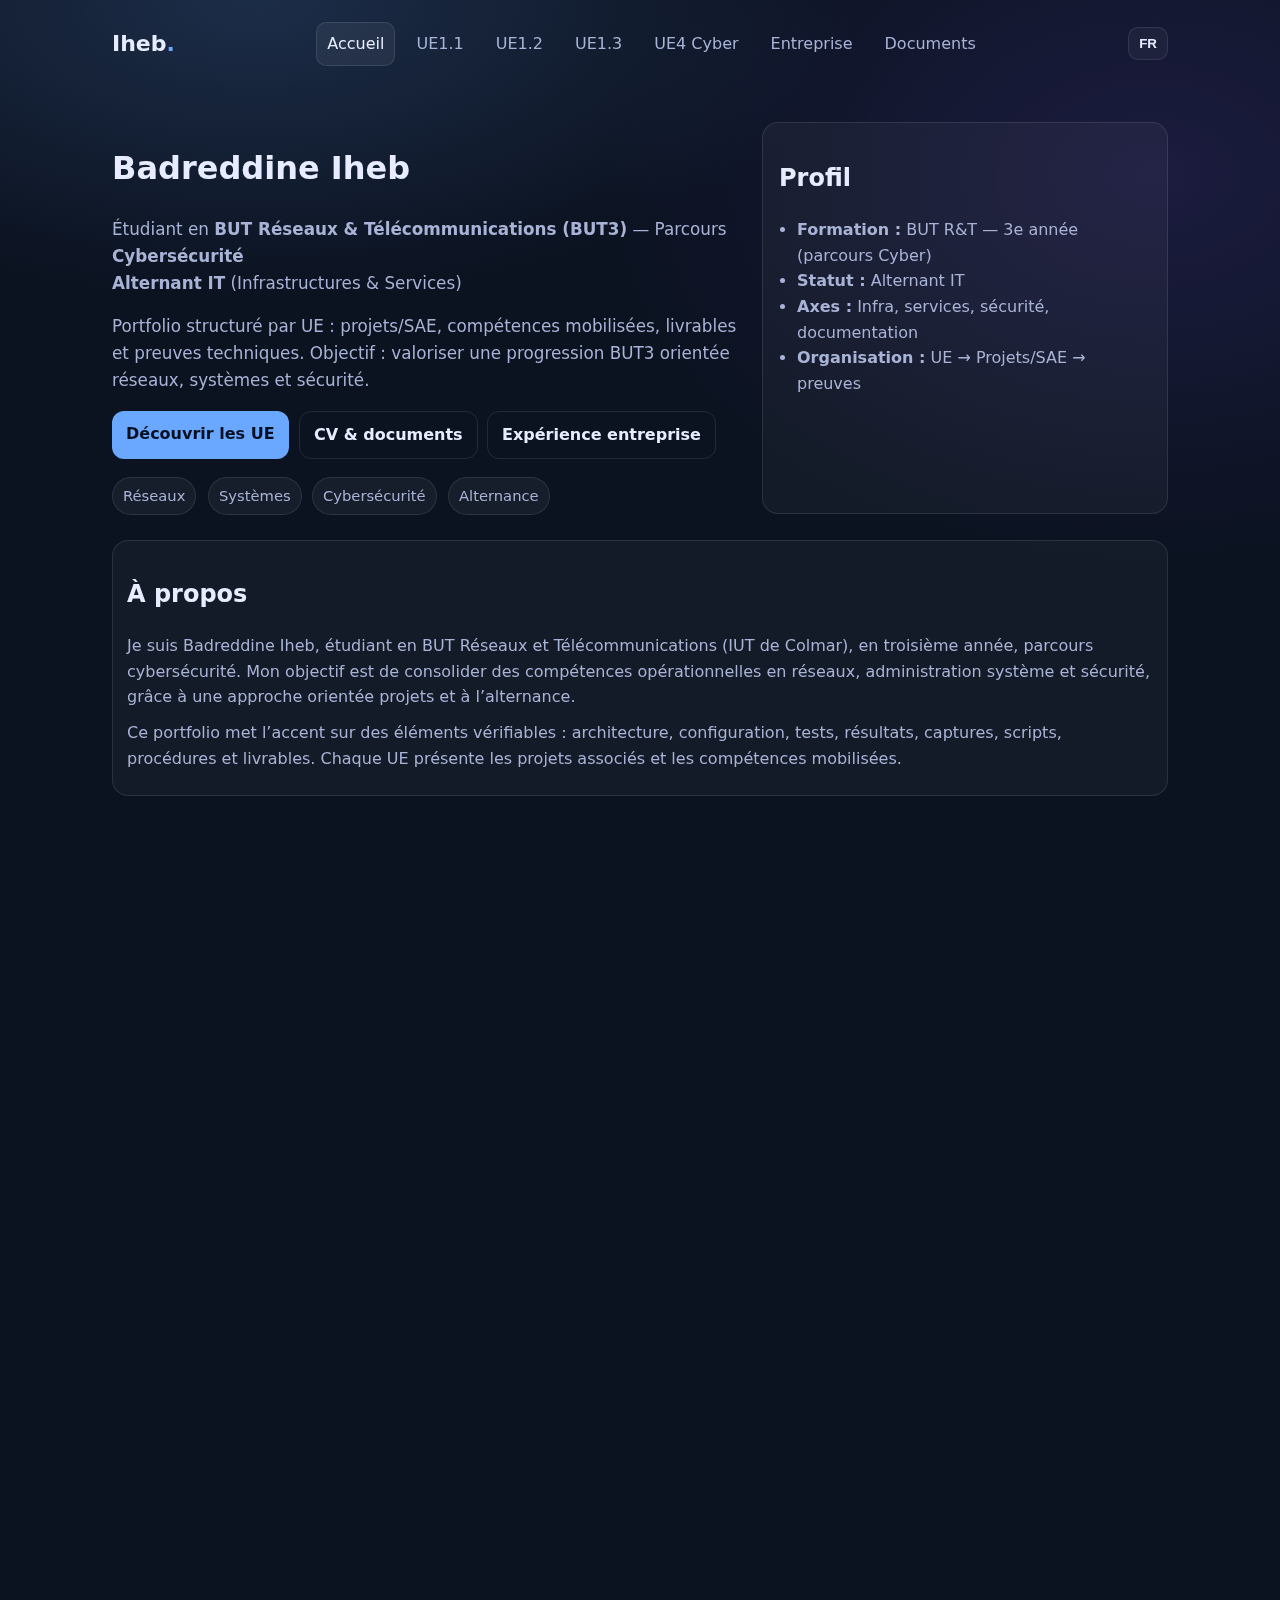
<file: index.html>
<!doctype html>
<html lang="fr">
<head>
  <meta charset="utf-8" />
  <meta name="viewport" content="width=device-width,initial-scale=1" />
  <title>Badreddine Iheb — Portfolio (BUT3 R&T Cyber)</title>
  <meta name="description" content="Portfolio BUT3 Réseaux & Télécommunications – Parcours Cybersécurité. Projets par UE, alternance IT, compétences et documents." />
  <link rel="stylesheet" href="assets/css/style.css" />
</head>

<body>
<header class="container header reveal reveal--scale">
  <a class="brand" href="index.html">Iheb<span>.</span></a>

  <nav class="nav" aria-label="Navigation principale">
    <a class="active" href="index.html" data-i18n="nav_home">Accueil</a>
    <a href="ue11.html" data-i18n="nav_ue11">UE1.1</a>
    <a href="ue12.html" data-i18n="nav_ue12">UE1.2</a>
    <a href="ue13.html" data-i18n="nav_ue13">UE1.3</a>
    <a href="ue4cyber.html" data-i18n="nav_ue4">UE4 Cyber</a>
    <a href="entreprise.html" data-i18n="nav_company">Entreprise</a>
    <a href="documents.html" data-i18n="nav_docs">Documents</a>
  </nav>

  <!-- Bouton switch (base prête, on l’améliorera plus tard) -->
  <button class="lang" id="langBtn" type="button" aria-label="Changer de langue">FR</button>
</header>

<main class="container">
  <!-- HERO -->
  <section class="hero">
    <div class="reveal reveal--scale">
      <h1 data-i18n="hero_title">Badreddine Iheb</h1>

      <p class="lead" data-i18n="hero_subtitle">
        Étudiant en <strong>BUT Réseaux & Télécommunications (BUT3)</strong> — Parcours <strong>Cybersécurité</strong><br/>
        <strong>Alternant IT</strong> (Infrastructures & Services)
      </p>

      <p class="lead" data-i18n="hero_pitch">
        Portfolio structuré par UE : projets/SAE, compétences mobilisées, livrables et preuves techniques.
        Objectif : valoriser une progression BUT3 orientée réseaux, systèmes et sécurité.
      </p>

      <div class="hero-actions reveal" data-stagger="true">
        <a class="btn reveal" href="#ue" data-i18n="hero_cta_ues">Découvrir les UE</a>
        <a class="btn ghost reveal" href="documents.html" data-i18n="hero_cta_docs">CV & documents</a>
        <a class="btn ghost reveal" href="entreprise.html" data-i18n="hero_cta_company">Expérience entreprise</a>
      </div>

      <div class="reveal" data-stagger="true">
        <span class="badge reveal" data-i18n="tag_network">Réseaux</span>
        <span class="badge reveal" data-i18n="tag_sys">Systèmes</span>
        <span class="badge reveal" data-i18n="tag_cyber">Cybersécurité</span>
        <span class="badge reveal" data-i18n="tag_alt">Alternance</span>
      </div>
    </div>

    <!-- Encadré profil -->
    <aside class="card reveal reveal--right">
      <h2 data-i18n="profile_title">Profil</h2>
      <ul class="list" data-stagger="true">
        <li class="reveal"><strong data-i18n="profile_program_label">Formation :</strong> <span data-i18n="profile_program_value">BUT R&T — 3e année (parcours Cyber)</span></li>
        <li class="reveal"><strong data-i18n="profile_role_label">Statut :</strong> <span data-i18n="profile_role_value">Alternant IT</span></li>
        <li class="reveal"><strong data-i18n="profile_focus_label">Axes :</strong> <span data-i18n="profile_focus_value">Infra, services, sécurité, documentation</span></li>
        <li class="reveal"><strong data-i18n="profile_portfolio_label">Organisation :</strong> <span data-i18n="profile_portfolio_value">UE → Projets/SAE → preuves</span></li>
      </ul>
    </aside>
  </section>

  <!-- À PROPOS -->
  <section class="section block reveal">
    <h2 data-i18n="about_title">À propos</h2>
    <p data-i18n="about_p1">
      Je suis Badreddine Iheb, étudiant en BUT Réseaux et Télécommunications (IUT de Colmar), en troisième année,
      parcours cybersécurité. Mon objectif est de consolider des compétences opérationnelles en réseaux, administration
      système et sécurité, grâce à une approche orientée projets et à l’alternance.
    </p>
    <p data-i18n="about_p2">
      Ce portfolio met l’accent sur des éléments vérifiables : architecture, configuration, tests, résultats, captures,
      scripts, procédures et livrables. Chaque UE présente les projets associés et les compétences mobilisées.
    </p>
  </section>

  <!-- COMMENT LIRE LE PORTFOLIO -->
  <section class="section block reveal">
    <h2 data-i18n="how_title">Comment lire ce portfolio</h2>
    <ul class="list" data-stagger="true">
      <li class="reveal" data-i18n="how_li1"><strong>UE</strong> : une page par unité d’enseignement (Administrer / Connecter / Programmer / Cyber).</li>
      <li class="reveal" data-i18n="how_li2"><strong>Projets/SAE</strong> : objectifs, contexte, tâches réalisées, technologies.</li>
      <li class="reveal" data-i18n="how_li3"><strong>Preuves</strong> : résultats, validations, extraits de configuration, livrables.</li>
    </ul>
  </section>

  <!-- CARTES UE -->
  <section id="ue" class="section">
    <h2 class="reveal" data-i18n="ue_title">Unités d’enseignement</h2>

    <div class="grid" data-stagger="true">
      <article class="block reveal">
        <h3 data-i18n="ue11_title">UE 1.1 — Administrer</h3>
        <p data-i18n="ue11_desc">Administration réseau, services, exploitation et validation (SAE & projets).</p>
        <a class="link" href="ue11.html" data-i18n="open">Ouvrir →</a>
      </article>

      <article class="block reveal">
        <h3 data-i18n="ue12_title">UE 1.2 — Connecter</h3>
        <p data-i18n="ue12_desc">Transmission, liaisons, mesures, mise en œuvre de solutions connectées.</p>
        <a class="link" href="ue12.html" data-i18n="open">Ouvrir →</a>
      </article>

      <article class="block reveal">
        <h3 data-i18n="ue13_title">UE 1.3 — Programmer</h3>
        <p data-i18n="ue13_desc">Développement d’outils, scripts, applications communicantes et web.</p>
        <a class="link" href="ue13.html" data-i18n="open">Ouvrir →</a>
      </article>
    </div>

    <div class="section">
      <article class="block reveal">
        <h3 data-i18n="ue4_title">UE4 Cyber — Sécuriser & Surveiller</h3>
        <p data-i18n="ue4_desc">Architecture sécurisée, analyse, pentest, supervision, détection et réponse.</p>
        <a class="link" href="ue4cyber.html" data-i18n="open">Ouvrir →</a>
      </article>
    </div>
  </section>

  <!-- CONTACT RAPIDE -->
  <section class="section block reveal">
    <h2 data-i18n="quick_title">Accès rapide</h2>
    <ul class="list" data-stagger="true">
      <li class="reveal"><a class="link" href="entreprise.html" data-i18n="quick_company">→ Expérience en entreprise (alternance)</a></li>
      <li class="reveal"><a class="link" href="documents.html" data-i18n="quick_docs">→ CV & documents numériques</a></li>
    </ul>
  </section>

  <footer class="footer reveal">
    <small>© <span id="year"></span> Badreddine Iheb — GitHub Pages</small>
  </footer>
</main>

<script src="assets/js/main.js"></script>

<!-- i18n minimal : FR/EN (base, extensible) -->
<script>
  const i18n = {
    fr: {
      nav_home:"Accueil", nav_ue11:"UE1.1", nav_ue12:"UE1.2", nav_ue13:"UE1.3", nav_ue4:"UE4 Cyber",
      nav_company:"Entreprise", nav_docs:"Documents",
      hero_title:"Badreddine Iheb",
      hero_subtitle:"Étudiant en <strong>BUT Réseaux & Télécommunications (BUT3)</strong> — Parcours <strong>Cybersécurité</strong><br/><strong>Alternant IT</strong> (Infrastructures & Services)",
      hero_pitch:"Portfolio structuré par UE : projets/SAE, compétences mobilisées, livrables et preuves techniques. Objectif : valoriser une progression BUT3 orientée réseaux, systèmes et sécurité.",
      hero_cta_ues:"Découvrir les UE", hero_cta_docs:"CV & documents", hero_cta_company:"Expérience entreprise",
      tag_network:"Réseaux", tag_sys:"Systèmes", tag_cyber:"Cybersécurité", tag_alt:"Alternance",
      profile_title:"Profil",
      profile_program_label:"Formation :", profile_program_value:"BUT R&T — 3e année (parcours Cyber)",
      profile_role_label:"Statut :", profile_role_value:"Alternant IT",
      profile_focus_label:"Axes :", profile_focus_value:"Infra, services, sécurité, documentation",
      profile_portfolio_label:"Organisation :", profile_portfolio_value:"UE → Projets/SAE → preuves",
      about_title:"À propos",
      about_p1:"Je suis Badreddine Iheb, étudiant en BUT Réseaux et Télécommunications (IUT de Colmar), en troisième année, parcours cybersécurité. Mon objectif est de consolider des compétences opérationnelles en réseaux, administration système et sécurité, grâce à une approche orientée projets et à l’alternance.",
      about_p2:"Ce portfolio met l’accent sur des éléments vérifiables : architecture, configuration, tests, résultats, captures, scripts, procédures et livrables. Chaque UE présente les projets associés et les compétences mobilisées.",
      how_title:"Comment lire ce portfolio",
      how_li1:"<strong>UE</strong> : une page par unité d’enseignement (Administrer / Connecter / Programmer / Cyber).",
      how_li2:"<strong>Projets/SAE</strong> : objectifs, contexte, tâches réalisées, technologies.",
      how_li3:"<strong>Preuves</strong> : résultats, validations, extraits de configuration, livrables.",
      ue_title:"Unités d’enseignement",
      ue11_title:"UE 1.1 — Administrer", ue11_desc:"Administration réseau, services, exploitation et validation (SAE & projets).",
      ue12_title:"UE 1.2 — Connecter", ue12_desc:"Transmission, liaisons, mesures, mise en œuvre de solutions connectées.",
      ue13_title:"UE 1.3 — Programmer", ue13_desc:"Développement d’outils, scripts, applications communicantes et web.",
      ue4_title:"UE4 Cyber — Sécuriser & Surveiller", ue4_desc:"Architecture sécurisée, analyse, pentest, supervision, détection et réponse.",
      open:"Ouvrir →",
      quick_title:"Accès rapide",
      quick_company:"→ Expérience en entreprise (alternance)",
      quick_docs:"→ CV & documents numériques",
      quick_note:"(Le bouton FR/EN est prêt : on ajoutera ensuite une vraie version anglaise des pages.)"
    },
    en: {
      nav_home:"Home", nav_ue11:"UE1.1", nav_ue12:"UE1.2", nav_ue13:"UE1.3", nav_ue4:"UE4 Cyber",
      nav_company:"Company", nav_docs:"Documents",
      hero_title:"Badreddine Iheb",
      hero_subtitle:"<strong>Bachelor in Networks & Telecommunications (3rd year)</strong> — <strong>Cybersecurity track</strong><br/><strong>IT Apprentice</strong> (Infrastructure & Services)",
      hero_pitch:"UE-based portfolio: projects/SAEs, skills, deliverables, and technical evidence. Goal: highlight a 3rd-year progression focused on networks, systems, and security.",
      hero_cta_ues:"Browse UEs", hero_cta_docs:"CV & documents", hero_cta_company:"Company experience",
      tag_network:"Networking", tag_sys:"Systems", tag_cyber:"Cybersecurity", tag_alt:"Apprenticeship",
      profile_title:"Profile",
      profile_program_label:"Program:", profile_program_value:"Networks & Telecom — 3rd year (Cyber track)",
      profile_role_label:"Status:", profile_role_value:"IT Apprentice",
      profile_focus_label:"Focus:", profile_focus_value:"Infrastructure, services, security, documentation",
      profile_portfolio_label:"Structure:", profile_portfolio_value:"UE → Projects/SAEs → evidence",
      about_title:"About",
      about_p1:"I'm Badreddine Iheb, a 3rd-year Networks & Telecommunications student (IUT Colmar), cybersecurity track. My goal is to build hands-on skills in networking, system administration, and security through project-based learning and apprenticeship.",
      about_p2:"This portfolio focuses on verifiable content: architectures, configurations, tests, results, screenshots, scripts, procedures, and deliverables. Each UE page lists the related projects and skills used.",
      how_title:"How to read this portfolio",
      how_li1:"<strong>UE</strong>: one page per teaching unit (Admin / Connect / Develop / Cyber).",
      how_li2:"<strong>Projects/SAEs</strong>: objectives, context, tasks performed, technologies.",
      how_li3:"<strong>Evidence</strong>: results, validations, config excerpts, deliverables.",
      ue_title:"Teaching units (UEs)",
      ue11_title:"UE 1.1 — Administer", ue11_desc:"Network administration, services, operations and validation (SAEs & projects).",
      ue12_title:"UE 1.2 — Connect", ue12_desc:"Transmission, links, measurements, connected solutions deployment.",
      ue13_title:"UE 1.3 — Develop", ue13_desc:"Tools, scripts, communicative apps and web development.",
      ue4_title:"UE4 Cyber — Secure & Monitor", ue4_desc:"Secure architecture, analysis, pentest, monitoring, detection & response.",
      open:"Open →",
      quick_title:"Quick access",
      quick_company:"→ Company experience (apprenticeship)",
      quick_docs:"→ CV & digital documents",
      quick_note:"(FR/EN button is ready: we will later create a full English version of the pages.)"
    }
  };

  const langBtn = document.getElementById("langBtn");
  let current = "fr";

  function applyLang(lang){
    document.documentElement.lang = lang === "fr" ? "fr" : "en";
    document.querySelectorAll("[data-i18n]").forEach(el => {
      const key = el.getAttribute("data-i18n");
      if (i18n[lang][key]) el.innerHTML = i18n[lang][key];
    });
    langBtn.textContent = lang.toUpperCase();
    current = lang;
  }

  langBtn.addEventListener("click", () => applyLang(current === "fr" ? "en" : "fr"));
  applyLang("fr");
</script>
</body>
</html>
</file>
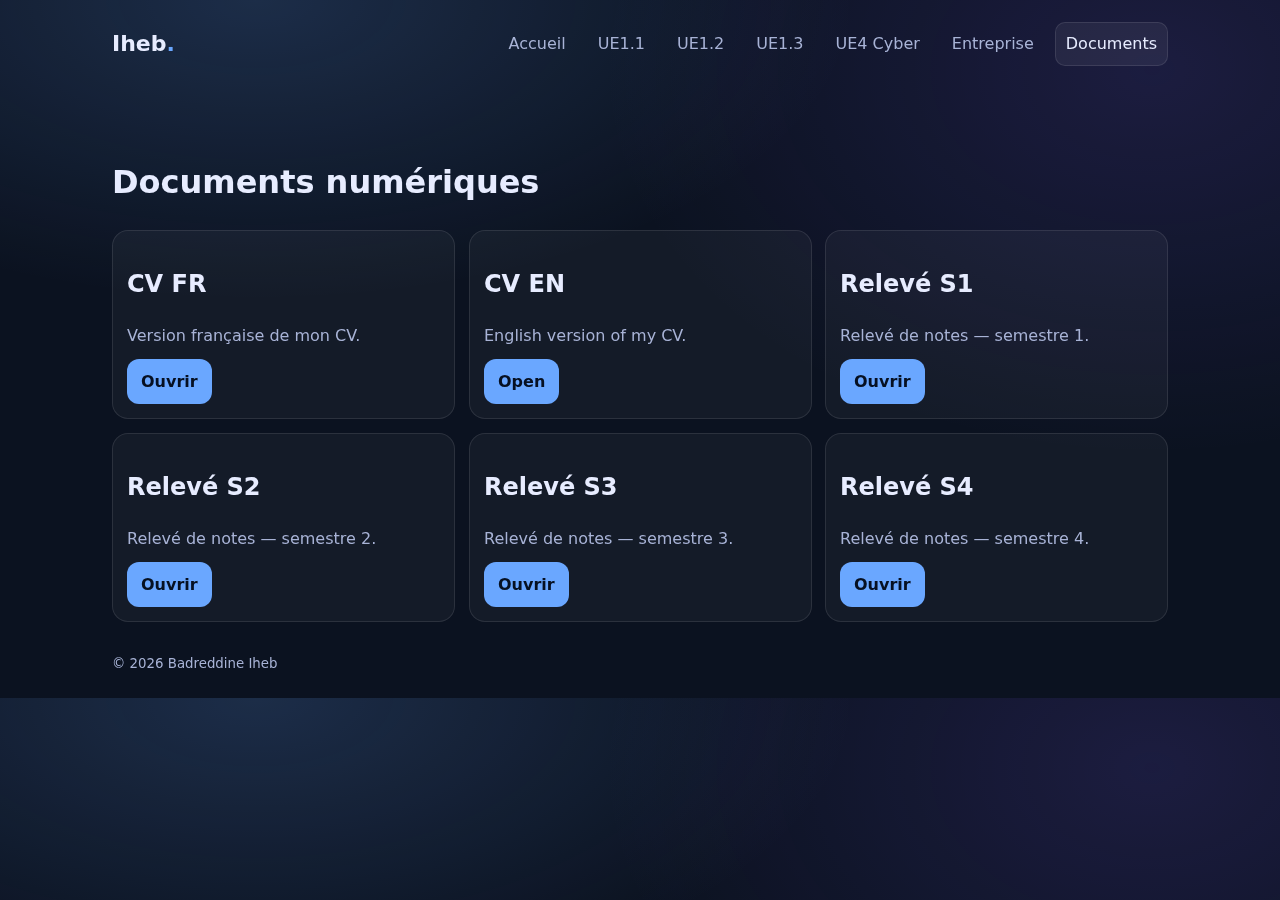
<file: documents.html>
<!doctype html>
<html lang="fr">
<head>
  <meta charset="utf-8" />
  <meta name="viewport" content="width=device-width,initial-scale=1" />
  <title>Documents numériques</title>
  <link rel="stylesheet" href="assets/css/style.css" />
</head>
<body>
<header class="container header reveal reveal--scale">
  <a class="brand" href="index.html">Iheb<span>.</span></a>
  <nav class="nav" aria-label="Navigation">
    <a href="index.html">Accueil</a>
    <a href="ue11.html">UE1.1</a>
    <a href="ue12.html">UE1.2</a>
    <a href="ue13.html">UE1.3</a>
    <a href="ue4cyber.html">UE4 Cyber</a>
    <a href="entreprise.html">Entreprise</a>
    <a class="active" href="documents.html">Documents</a>
  </nav>
</header>

<main class="container section">
  <h1 class="reveal">Documents numériques</h1>

  <div class="grid" data-stagger="true">
    <article class="block reveal">
      <h2>CV FR</h2>
      <p>Version française de mon CV.</p>
      <a class="btn" href="assets/docs/CVFR.pdf" target="_blank" rel="noopener" download aria-label="Ouvrir le CV français (PDF)">Ouvrir</a>
    </article>

    <article class="block reveal">
      <h2>CV EN</h2>
      <p>English version of my CV.</p>
      <a class="btn" href="assets/docs/CVEN.pdf" target="_blank" rel="noopener" download aria-label="Open the English CV (PDF)">Open</a>
    </article>

    <article class="block reveal">
      <h2>Relevé S1</h2>
      <p>Relevé de notes — semestre 1.</p>
      <a class="btn" href="assets/docs/Semestre1.pdf" target="_blank" rel="noopener" download aria-label="Ouvrir le relevé de notes S1 (PDF)">Ouvrir</a>
    </article>

    <article class="block reveal">
      <h2>Relevé S2</h2>
      <p>Relevé de notes — semestre 2.</p>
      <a class="btn" href="assets/docs/Semestre2.pdf" target="_blank" rel="noopener" download aria-label="Ouvrir le relevé de notes S2 (PDF)">Ouvrir</a>
    </article>

    <article class="block reveal">
      <h2>Relevé S3</h2>
      <p>Relevé de notes — semestre 3.</p>
      <a class="btn" href="assets/docs/Semestre3.pdf" target="_blank" rel="noopener" download aria-label="Ouvrir le relevé de notes S3 (PDF)">Ouvrir</a>
    </article>

    <article class="block reveal">
      <h2>Relevé S4</h2>
      <p>Relevé de notes — semestre 4.</p>
      <a class="btn" href="assets/docs/semestre4.pdf" target="_blank" rel="noopener" download aria-label="Ouvrir le relevé de notes S4 (PDF)">Ouvrir</a>
    </article>
  </div>

  <footer class="footer reveal">
    <small>© <span id="year"></span> Badreddine Iheb</small>
  </footer>
</main>

<script src="assets/js/main.js"></script>
</body>
</html>
</file>
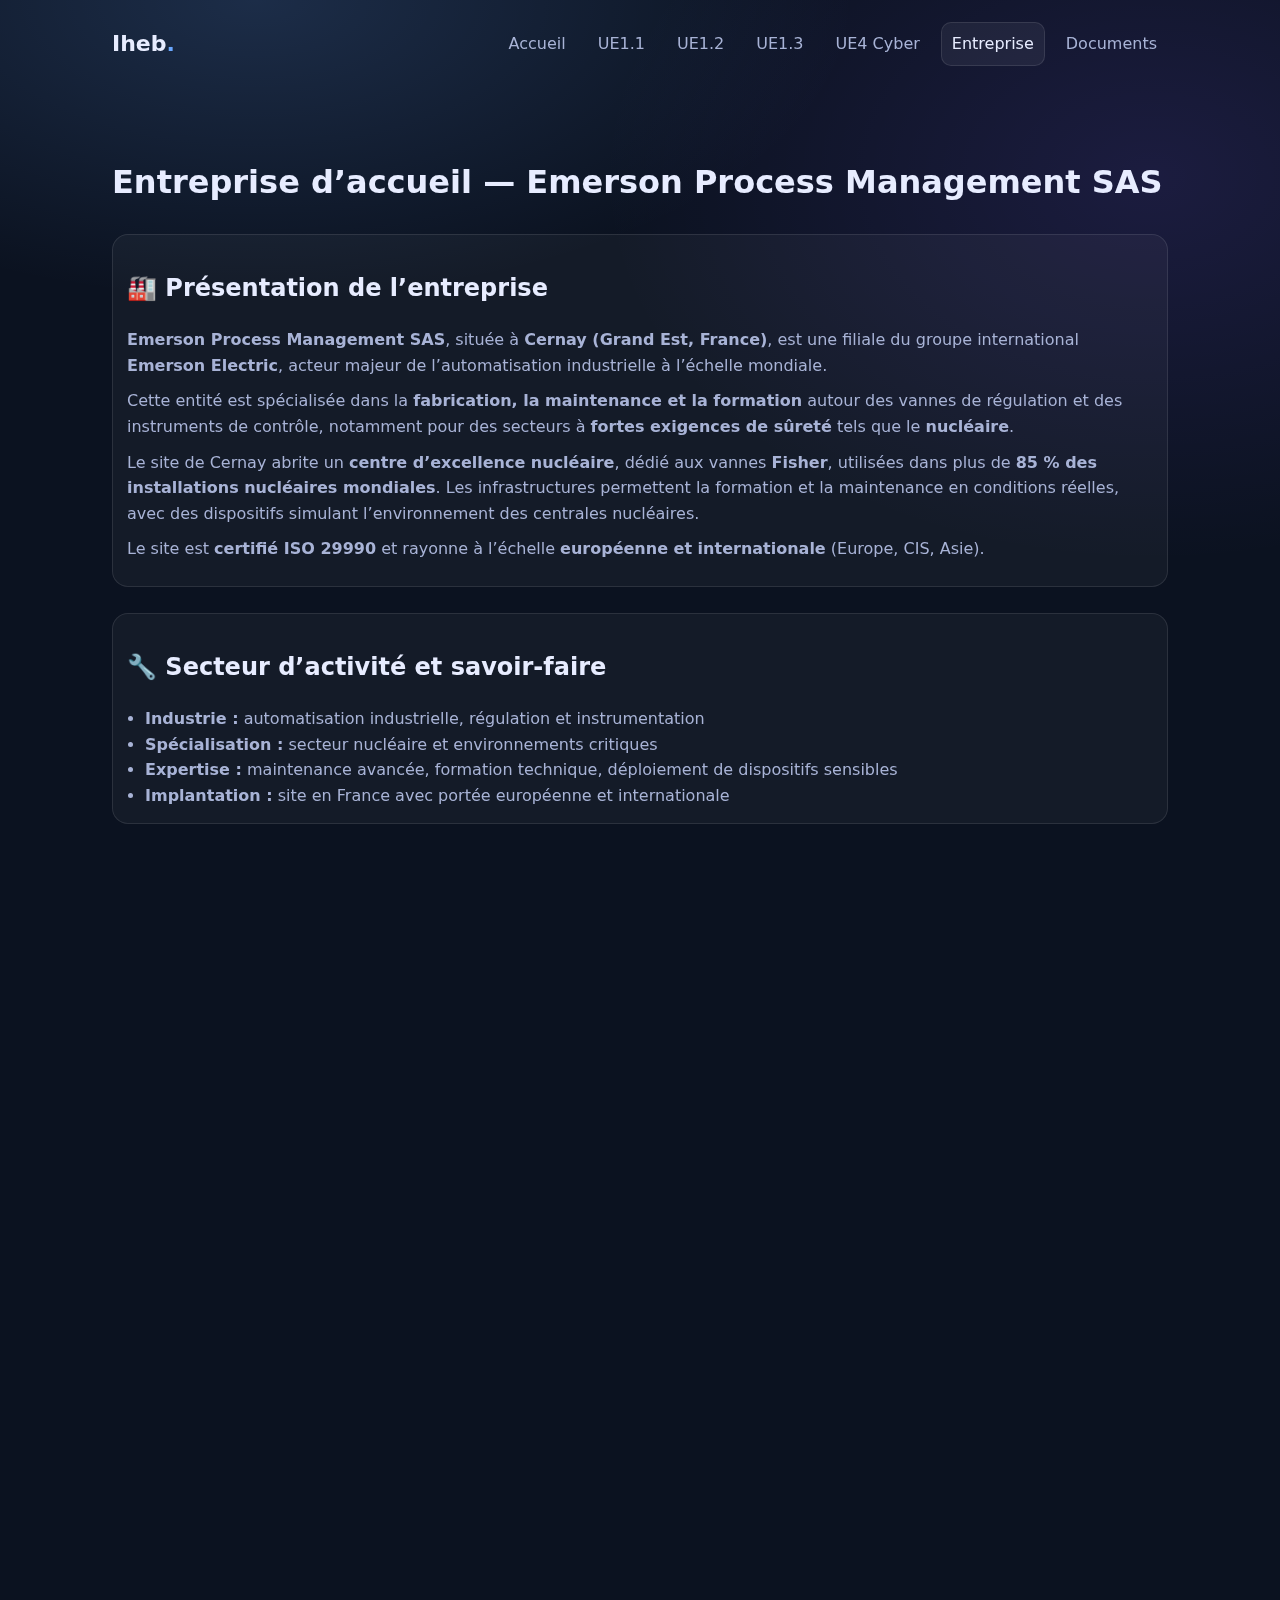
<file: entreprise.html>
<!doctype html>
<html lang="fr">
<head>
  <meta charset="utf-8" />
  <meta name="viewport" content="width=device-width,initial-scale=1" />
  <title>Entreprise — Emerson Process Management SAS</title>
  <meta name="description" content="Entreprise d'accueil : Emerson Process Management SAS — alternance IT, missions, environnement industriel et cybersécurité." />
  <link rel="stylesheet" href="assets/css/style.css" />
</head>

<body>
<header class="container header reveal reveal--scale">
  <a class="brand" href="index.html">Iheb<span>.</span></a>
  <nav class="nav" aria-label="Navigation">
    <a href="index.html">Accueil</a>
    <a href="ue11.html">UE1.1</a>
    <a href="ue12.html">UE1.2</a>
    <a href="ue13.html">UE1.3</a>
    <a href="ue4cyber.html">UE4 Cyber</a>
    <a class="active" href="entreprise.html">Entreprise</a>
    <a href="documents.html">Documents</a>
  </nav>
</header>

<main class="container section">
  <h1 class="reveal">Entreprise d’accueil — Emerson Process Management SAS</h1>

  <!-- Présentation entreprise -->
  <section class="block section reveal" id="presentation-entreprise">
    <h2>🏭 Présentation de l’entreprise</h2>
    <p>
      <strong>Emerson Process Management SAS</strong>, située à <strong>Cernay (Grand Est, France)</strong>,
      est une filiale du groupe international <strong>Emerson Electric</strong>, acteur majeur de l’automatisation
      industrielle à l’échelle mondiale.
    </p>
    <p>
      Cette entité est spécialisée dans la <strong>fabrication, la maintenance et la formation</strong> autour
      des vannes de régulation et des instruments de contrôle, notamment pour des secteurs à
      <strong>fortes exigences de sûreté</strong> tels que le <strong>nucléaire</strong>.
    </p>
    <p>
      Le site de Cernay abrite un <strong>centre d’excellence nucléaire</strong>, dédié aux vannes
      <strong>Fisher</strong>, utilisées dans plus de <strong>85 % des installations nucléaires mondiales</strong>.
      Les infrastructures permettent la formation et la maintenance en conditions réelles,
      avec des dispositifs simulant l’environnement des centrales nucléaires.
    </p>
    <p>
      Le site est <strong>certifié ISO 29990</strong> et rayonne à l’échelle
      <strong>européenne et internationale</strong> (Europe, CIS, Asie).
    </p>
  </section>

  <!-- Secteur -->
  <section class="block section reveal" id="secteur">
    <h2>🔧 Secteur d’activité et savoir-faire</h2>
    <ul class="list" data-stagger="true">
      <li class="reveal"><strong>Industrie :</strong> automatisation industrielle, régulation et instrumentation</li>
      <li class="reveal"><strong>Spécialisation :</strong> secteur nucléaire et environnements critiques</li>
      <li class="reveal"><strong>Expertise :</strong> maintenance avancée, formation technique, déploiement de dispositifs sensibles</li>
      <li class="reveal"><strong>Implantation :</strong> site en France avec portée européenne et internationale</li>
    </ul>
  </section>

  <!-- Rôle -->
  <section class="block section reveal" id="role">
    <h2>👤 Mon rôle — Alternant IT</h2>
    <p>
      En alternance au sein du <strong>service informatique (IT)</strong> du site de Cernay,
      j’interviens sur des missions variées liées à l’infrastructure, aux systèmes et au support utilisateurs,
      dans un environnement industriel exigeant et fortement normé.
    </p>

    <h3>🛠️ Missions principales</h3>
    <ul class="list" data-stagger="true">
      <li class="reveal">Gestion des <strong>environnements virtuels</strong>, serveurs et infrastructure réseau</li>
      <li class="reveal">Assistance aux utilisateurs et <strong>support informatique</strong></li>
      <li class="reveal">Déploiement de logiciels et <strong>maintenance des postes de travail</strong></li>
      <li class="reveal">Sécurisation des accès aux ressources internes</li>
      <li class="reveal">Administration de l’<strong>Active Directory</strong> (comptes, droits, politiques)</li>
    </ul>

    <h3>🚀 Projets et contributions transverses</h3>
    <ul class="list" data-stagger="true">
      <li class="reveal">Automatisation de tâches IT pour améliorer l’efficacité opérationnelle</li>
      <li class="reveal">Participation à la mise à jour des <strong>politiques de sécurité</strong></li>
      <li class="reveal">Amélioration et fiabilisation des <strong>outils internes</strong></li>
      <li class="reveal">Contribution à la sécurité et à la continuité des services informatiques</li>
    </ul>

    <p>
      Cette alternance me permet d’évoluer dans un contexte professionnel réel,
      où la <strong>sécurité</strong>, la <strong>fiabilité</strong> et la <strong>rigueur</strong>
      sont essentielles, en cohérence directe avec mon parcours en
      <strong>Réseaux & Télécommunications – Cybersécurité</strong>.
    </p>
  </section>

  <!-- Documents -->
  <section class="block section reveal" id="documents">
    <h2>📄 Documents et supports</h2>
    <p>
      Les documents ci-dessous permettent d’illustrer mon environnement professionnel et mon poste en alternance.
      (Remplace les liens <code>#</code> par les chemins réels de tes fichiers.)
    </p>
    <ul class="list" data-stagger="true">
      <li class="reveal"><strong>Poster de présentation :</strong> <a class="link" href="assets/docs/poster.png" target="_blank" rel="noopener" download>Mon Poster</a></li>
      <li class="reveal"><strong>Informations sur mon poste :</strong> <a class="link" href="assets/docs/Information entreprise.pdf" target="_blank" rel="noopener" download>Information entreprise.pdf</a></li>
    </ul>
  </section>

  <footer class="footer reveal">
    <small>© <span id="year"></span> Badreddine Iheb</small>
  </footer>
</main>

<script src="assets/js/main.js"></script>
</body>
</html>
</file>
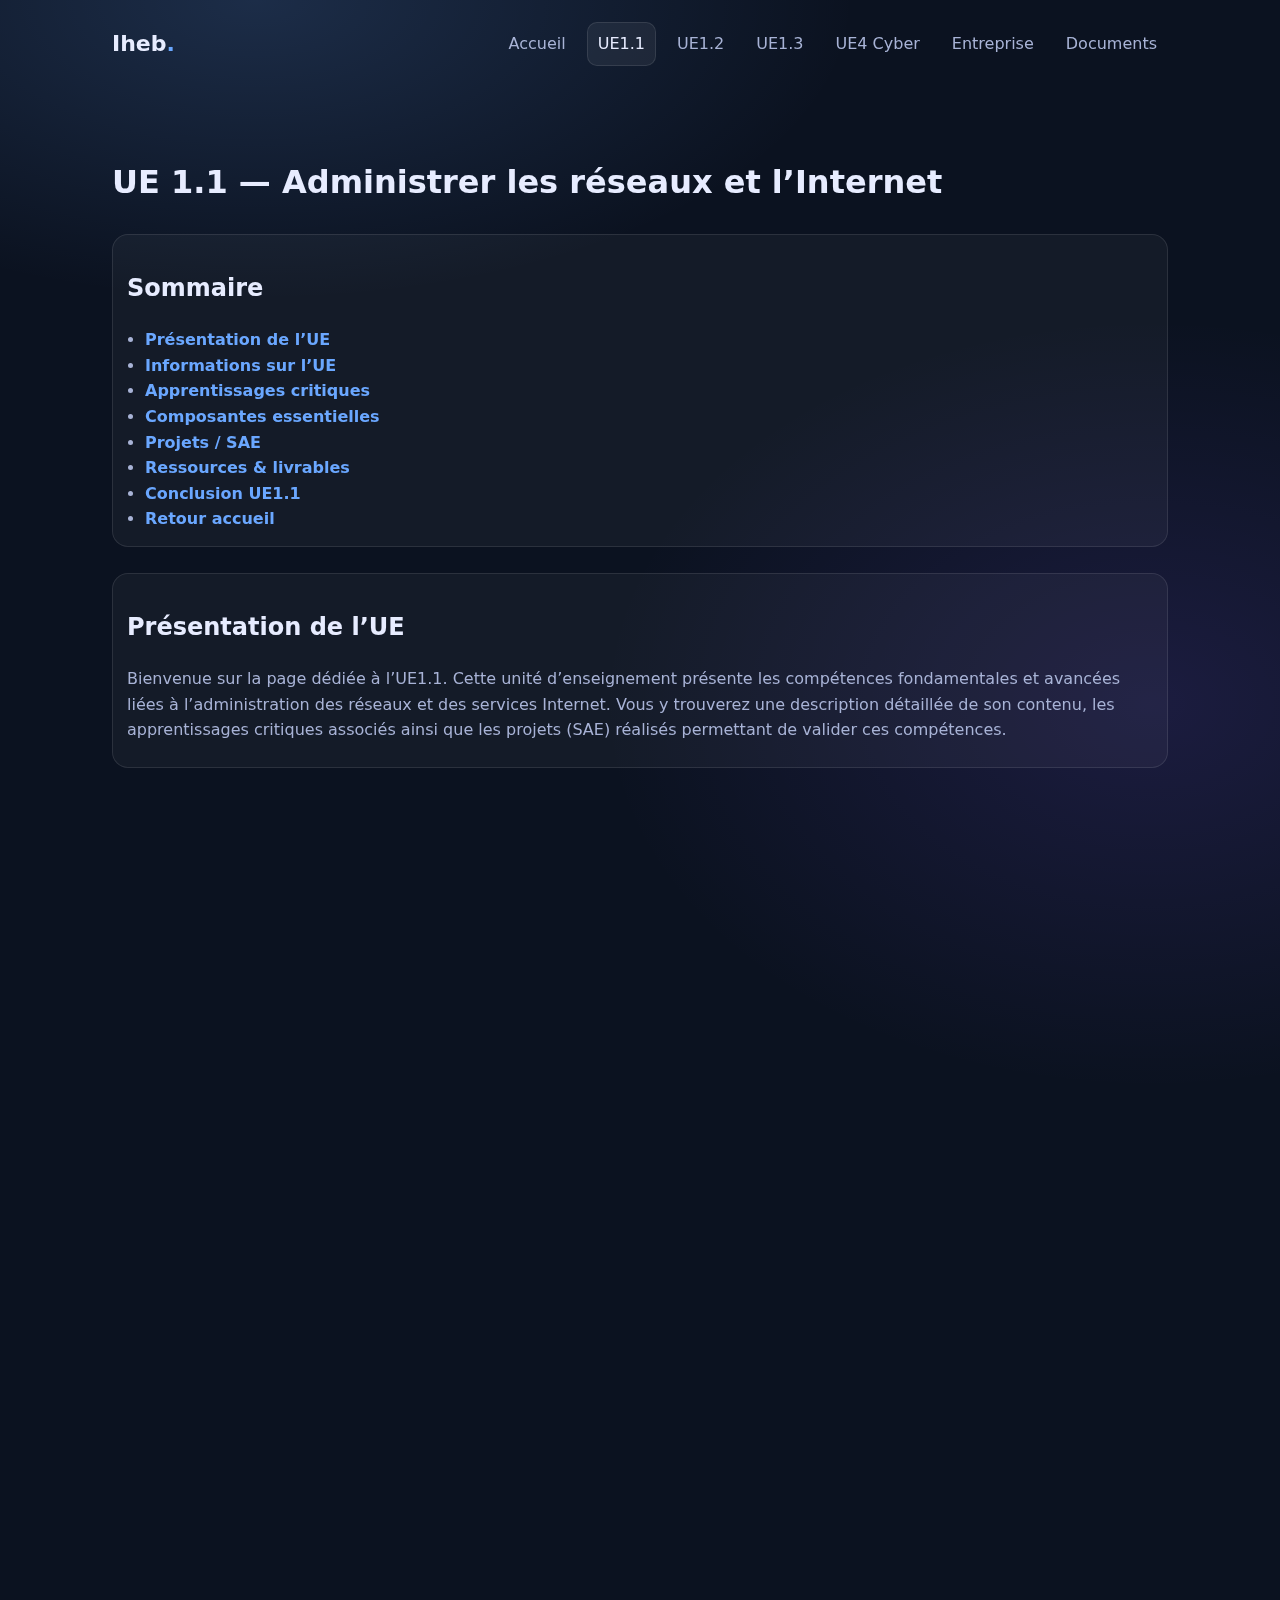
<file: ue11.html>
<!doctype html>
<html lang="fr">
<head>
  <meta charset="utf-8" />
  <meta name="viewport" content="width=device-width,initial-scale=1" />
  <title>UE1.1 — Administrer les réseaux et l’Internet</title>
  <meta name="description" content="UE1.1 Administrer : présentation, informations, AC/CE, SAE 1.01, 1.02, 2.01, 5.01, 5.02, ressources et livrables." />
  <link rel="stylesheet" href="assets/css/style.css" />
</head>

<body>
<header class="container header reveal reveal--scale">
  <a class="brand" href="index.html">Iheb<span>.</span></a>
  <nav class="nav" aria-label="Navigation">
    <a href="index.html">Accueil</a>
    <a class="active" href="ue11.html">UE1.1</a>
    <a href="ue12.html">UE1.2</a>
    <a href="ue13.html">UE1.3</a>
    <a href="ue4cyber.html">UE4 Cyber</a>
    <a href="entreprise.html">Entreprise</a>
    <a href="documents.html">Documents</a>
  </nav>
</header>

<main class="container section">
  <h1 class="reveal">UE 1.1 — Administrer les réseaux et l’Internet</h1>

  <!-- Sommaire -->
  <section class="block section reveal" data-stagger="true">
    <h2>Sommaire</h2>
    <ul class="list" data-stagger="true">
      <li class="reveal"><a class="link" href="#presentation-ue">Présentation de l’UE</a></li>
      <li class="reveal"><a class="link" href="#infos-ue">Informations sur l’UE</a></li>
      <li class="reveal"><a class="link" href="#apprentissages-critiques">Apprentissages critiques</a></li>
      <li class="reveal"><a class="link" href="#composantes-essentielles">Composantes essentielles</a></li>
      <li class="reveal"><a class="link" href="#sae">Projets / SAE</a></li>
      <li class="reveal"><a class="link" href="#ressources">Ressources & livrables</a></li>
      <li class="reveal"><a class="link" href="#conclusion">Conclusion UE1.1</a></li>
      <li class="reveal"><a class="link" href="index.html">Retour accueil</a></li>
    </ul>
  </section>

  <!-- Présentation UE -->
  <section class="block section reveal" id="presentation-ue">
    <h2>Présentation de l’UE</h2>
    <p class="lead" style="font-size:1rem">
      Bienvenue sur la page dédiée à l’UE1.1. Cette unité d’enseignement présente les compétences fondamentales et avancées
      liées à l’administration des réseaux et des services Internet. Vous y trouverez une description détaillée de son contenu,
      les apprentissages critiques associés ainsi que les projets (SAE) réalisés permettant de valider ces compétences.
    </p>
  </section>

  <!-- Infos UE -->
  <section class="block section reveal" id="infos-ue">
    <h2>Informations sur l’UE</h2>
    <p>
      L’UE1.1 — <strong>Administrer les réseaux et l’Internet</strong> vise à former les étudiants à la
      <strong>gestion optimale, sécurisée et méthodique des infrastructures réseau</strong>.
      Elle couvre la supervision, la maintenance et l’administration des réseaux informatiques et des services Internet,
      en intégrant fortement les enjeux de <strong>sécurité</strong>, de <strong>résilience</strong> et de
      <strong>continuité de service</strong>.
    </p>
    <p>
      Cette UE développe une approche rigoureuse du diagnostic et de la résolution des incidents, tout en encourageant la
      <strong>veille technologique</strong> afin de s’adapter à l’évolution constante des technologies et des pratiques industrielles.
    </p>

    <div data-stagger="true">
      <span class="badge reveal">Concevoir</span>
      <span class="badge reveal">Déployer</span>
      <span class="badge reveal">Administrer</span>
      <span class="badge reveal">Superviser</span>
      <span class="badge reveal">Sécuriser</span>
      <span class="badge reveal">Documenter</span>
    </div>
  </section>

  <!-- AC -->
  <section class="block section reveal" id="apprentissages-critiques">
    <h2>Apprentissages critiques</h2>
    <ul class="list" data-stagger="true">
      <li class="reveal"><strong>AC11.01</strong> : Maîtriser les lois fondamentales de l’électricité pour intervenir sur des équipements réseaux et télécoms</li>
      <li class="reveal"><strong>AC11.02</strong> : Comprendre l’architecture et les fondements des systèmes numériques et d’Internet</li>
      <li class="reveal"><strong>AC11.03</strong> : Configurer les fonctions de base d’un réseau local</li>
      <li class="reveal"><strong>AC11.04</strong> : Administrer les systèmes d’exploitation et les services réseau</li>
      <li class="reveal"><strong>AC11.05</strong> : Identifier et signaler les dysfonctionnements du réseau local</li>
      <li class="reveal"><strong>AC11.06</strong> : Installer un poste client et expliquer la procédure mise en place</li>
    </ul>
  </section>

  <!-- CE -->
  <section class="block section reveal" id="composantes-essentielles">
    <h2>Composantes essentielles</h2>
    <ul class="list" data-stagger="true">
      <li class="reveal"><strong>CE1.01</strong> : Choisir des solutions et technologies réseaux adaptées</li>
      <li class="reveal"><strong>CE1.02</strong> : Respecter les principes fondamentaux de la sécurité informatique</li>
      <li class="reveal"><strong>CE1.03</strong> : Résoudre les dysfonctionnements avec méthode et rigueur</li>
      <li class="reveal"><strong>CE1.04</strong> : Respecter les règles métiers</li>
      <li class="reveal"><strong>CE1.05</strong> : Assurer une veille technologique</li>
    </ul>
  </section>

  <!-- SAE -->
  <section class="section" id="sae">
    <h2 class="reveal">Projets / SAE associés</h2>

    <!-- SAE 1.01 -->
    <article class="block section reveal" id="sae101">
      <h3>SAE 1.01 — Sensibilisation à l’hygiène informatique et à la cybersécurité</h3>
      <p>
        Dans cette SAE, nous avons travaillé en groupe de trois sur le thème
        <strong>« Journalisation, NIDS, HIDS et SIEM : détecter les intrusions »</strong>.
        J’ai personnellement pris en charge l’étude approfondie du <strong>SIEM</strong>, en analysant son fonctionnement,
        ses cas d’usage et son rôle dans la détection des intrusions.
      </p>
      <p>
        Ce travail a donné lieu à une <strong>présentation orale structurée</strong>, puis à la réalisation d’une
        <strong>vidéo explicative</strong> permettant de vulgariser et illustrer les concepts étudiés.
      </p>
      <p>
        Cette SAE a renforcé mes compétences en <strong>supervision</strong>, <strong>sécurité</strong>,
        <strong>communication technique</strong> et <strong>travail collaboratif</strong>.
      </p>

      <h4>Ressources utilisées</h4>
      <ul class="list" data-stagger="true">
        <li class="reveal">R1.01 — Initiation aux réseaux informatiques</li>
        <li class="reveal">R1.02 — Principes et architecture des réseaux</li>
        <li class="reveal">R1.03 — Réseaux locaux et équipements actifs</li>
        <li class="reveal">R1.10 — Anglais technique 1</li>
        <li class="reveal">R1.11 — Expression-Culture-Communication Professionnelles</li>
        <li class="reveal">R1.12 — Projet Personnel et Professionnel</li>
        <li class="reveal">R1.15 — Gestion de projet 1</li>
      </ul>

      <h4>Apprentissages critiques (liés à la SAE)</h4>
      <ul class="list" data-stagger="true">
        <li class="reveal">AC0112</li>
        <li class="reveal">AC0114</li>
        <li class="reveal">AC0115</li>
      </ul>
    </article>

    <!-- SAE 1.02 -->
    <article class="block section reveal" id="sae102">
      <h3>SAE 1.02 — S’initier aux réseaux informatiques</h3>
      <p>
        Cette SAE avait pour objectif la <strong>mise en œuvre complète d’un réseau informatique</strong>.
        J’ai participé à la configuration des équipements (switchs, routeurs, serveurs), à la segmentation du réseau (VLAN),
        au plan d’adressage IP, au routage ainsi qu’à l’installation de plusieurs postes clients.
      </p>
      <p>
        L’évaluation s’est déroulée en deux temps : un <strong>questionnaire Moodle</strong> détaillant nos configurations,
        puis une <strong>vérification directe par l’enseignant</strong> sur notre maquette de simulation.
      </p>

      <h4>Ressources utilisées</h4>
      <ul class="list" data-stagger="true">
        <li class="reveal">R1.01 — Initiation aux réseaux informatiques</li>
        <li class="reveal">R1.02 — Principes et architecture des réseaux</li>
        <li class="reveal">R1.03 — Réseaux locaux et équipements actifs</li>
        <li class="reveal">R1.04 — Fondamentaux des systèmes électroniques</li>
        <li class="reveal">R1.06 — Architecture des systèmes numériques et informatiques</li>
        <li class="reveal">R1.08 — Bases des systèmes d’exploitation</li>
        <li class="reveal">R1.10 — Anglais technique 1</li>
        <li class="reveal">R1.11 — Expression-Culture-Communication Professionnelles</li>
        <li class="reveal">R1.12 — Projet Personnel et Professionnel</li>
        <li class="reveal">R1.15 — Gestion de projet 1</li>
      </ul>

      <h4>Apprentissages critiques (liés à la SAE)</h4>
      <ul class="list" data-stagger="true">
        <li class="reveal">AC11.01</li>
        <li class="reveal">AC11.02</li>
        <li class="reveal">AC11.03</li>
        <li class="reveal">AC11.04</li>
        <li class="reveal">AC11.05</li>
        <li class="reveal">AC11.06</li>
      </ul>
    </article>

    <!-- SAE 2.01 -->
    <article class="block section reveal" id="sae201">
      <h3>SAE 2.01 — Construire un réseau informatique pour une petite structure</h3>
      <p>
        Ce projet consistait à concevoir et simuler, sous <strong>GNS3</strong>, un réseau multi-sites pour une petite entreprise.
        J’ai réalisé un plan d’adressage IP unifié, configuré des VLANs, interconnecté les sous-réseaux via un switch de couche 3,
        mis en place un routage dynamique (RIPv2), déployé des services (DHCP, Web, FTP) et configuré des mécanismes de sécurité (ACL, NAT).
      </p>
      <p>
        Malgré des difficultés techniques, ce projet m’a permis de développer une vision globale de l’administration réseau
        et une réelle autonomie.
      </p>

      <h4>Objectifs du projet</h4>
      <ul class="list" data-stagger="true">
        <li class="reveal">Mise en place d’un réseau multi-sites sous GNS3</li>
        <li class="reveal">Commutation & routage pour assurer la communication entre sites</li>
        <li class="reveal">Déploiement de services réseau nécessaires</li>
        <li class="reveal">Mise en place de mesures de sécurité</li>
      </ul>

      <h4>Ressources utilisées</h4>
      <ul class="list" data-stagger="true">
        <li class="reveal">R2.01 — Technologies de l’Internet</li>
        <li class="reveal">R2.02 — Administration système et fondamentaux de la virtualisation</li>
        <li class="reveal">R2.03 — Bases des services réseaux</li>
        <li class="reveal">R2.10 — Anglais technique 2</li>
        <li class="reveal">R2.11 — Expression-Culture-Communication Professionnelles</li>
        <li class="reveal">R2.12 — Projet Personnel et Professionnel</li>
      </ul>

      <h4>Apprentissages critiques (liés à la SAE)</h4>
      <ul class="list" data-stagger="true">
        <li class="reveal">AC11.02</li>
        <li class="reveal">AC11.03</li>
        <li class="reveal">AC11.04</li>
        <li class="reveal">AC11.05</li>
        <li class="reveal">AC11.06</li>
      </ul>
    </article>

    <!-- SAE 5.01 -->
    <article class="block section reveal" id="sae501">
      <h3>SAE 5.01 — Concevoir, réaliser et présenter une solution technique</h3>
    
      <p>
        Cette SAE avait pour objectif la conception et la réalisation d’une
        <strong>solution IoT complète</strong>, combinant systèmes embarqués,
        réseaux bas débit et traitement de données côté serveur.
        Le projet a permis de mettre en œuvre une architecture fonctionnelle,
        depuis l’objet connecté jusqu’à la visualisation des données.
      </p>
    
      <p>
        La solution développée repose sur un dispositif embarqué capable de collecter
        des données environnementales et de géolocalisation, de les transmettre via
        des protocoles IoT adaptés, puis de les exploiter à travers une interface web.
      </p>
    
      <h4>Conception du système IoT</h4>
      <ul class="list" data-stagger="true">
        <li class="reveal">
          Configuration et programmation de modules Pycom (FiPy / LoPy) en tant qu’end devices
          pour la collecte et l’envoi de données
        </li>
        <li class="reveal">
          Intégration de capteurs environnementaux (température, humidité)
          et d’un module GNSS pour la géolocalisation
        </li>
      </ul>
    
      <h4>Communication réseau et protocoles IoT</h4>
      <ul class="list" data-stagger="true">
        <li class="reveal">
          Mise en œuvre du protocole MQTT selon un modèle publish / subscribe
          pour la transmission des données capteurs
        </li>
        <li class="reveal">
          Développement et tests en WiFi, puis déploiement sur un réseau LoRaWAN
          bas débit et longue portée
        </li>
        <li class="reveal">
          Exploitation du réseau The Things Network (TTN) :
          création d’applications, gestion des uplinks et downlinks,
          et intégration du broker MQTT
        </li>
      </ul>
    
      <h4>Traitement des données et visualisation</h4>
      <ul class="list" data-stagger="true">
        <li class="reveal">
          Réception et traitement des flux MQTT côté serveur
        </li>
        <li class="reveal">
          Mise en place de flows Node-RED pour décoder les messages,
          traiter les données et générer une interface web
        </li>
        <li class="reveal">
          Visualisation cartographique en temps réel de la position du véhicule
          à partir des coordonnées GNSS
        </li>
        <li class="reveal">
          Déploiement de la solution sur un Raspberry Pi hébergeant le serveur Node-RED
        </li>
      </ul>
    
      <h4>Optimisation énergétique et logique embarquée</h4>
      <ul class="list" data-stagger="true">
        <li class="reveal">
          Utilisation des modes sleep et deep sleep afin de réduire la consommation énergétique
        </li>
        <li class="reveal">
          Exploitation de l’accéléromètre pour déclencher la géolocalisation uniquement
          en cas de mouvement du véhicule
        </li>
        <li class="reveal">
          Optimisation des données transmises par réduction de la taille du payload LoRaWAN
          (encodage optimisé des coordonnées GNSS)
        </li>
      </ul>
    
      <h4>Interaction utilisateur, tests et validation</h4>
      <ul class="list" data-stagger="true">
        <li class="reveal">
          Utilisation des downlinks LoRaWAN pour piloter le système à distance
          depuis une interface web
        </li>
        <li class="reveal">
          Mise en place de notifications (SMS / alertes) lors des déplacements du véhicule
        </li>
        <li class="reveal">
          Tests fonctionnels complets selon le cahier des charges,
          diagnostic et correction des anomalies
        </li>
        <li class="reveal">
          Présentation d’une solution opérationnelle en expliquant
          l’architecture, les choix techniques et le fonctionnement global
        </li>
      </ul>
    </article>    
    <!-- SAE 5.02 -->
    <article class="block section reveal" id="sae502">
      <h3>SAE 5.02 — Piloter un projet informatique (compétence transverse)</h3>
    
      <p>
        Dans le cadre de l’immersion ENSISA 2025, ce projet m’a permis de mettre en œuvre
        une démarche complète de <strong>pilotage et de structuration d’un projet informatique</strong>,
        à travers l’analyse et la modélisation du jeu stratégique <strong>Krojanty</strong>,
        inspiré des jeux de type Tablut / Hnefatafl.
      </p>
    
      <p>
        L’objectif principal était de comprendre un système complexe, d’en formaliser les règles
        et d’en analyser les interactions afin de produire une vision cohérente et exploitable,
        comparable à l’étude d’un cahier des charges ou d’un système informatique réel.
      </p>
    
      <h4>Analyse et compréhension du système</h4>
      <ul class="list" data-stagger="true">
        <li class="reveal">
          Lecture et interprétation détaillée des règles du jeu : plateau, unités, déplacements,
          mécanismes de capture et conditions de victoire
        </li>
        <li class="reveal">
          Analyse d’un système à deux joueurs antagonistes avec des objectifs, rôles
          et stratégies opposés
        </li>
      </ul>
    
      <h4>Modélisation et formalisation</h4>
      <ul class="list" data-stagger="true">
        <li class="reveal">
          Modélisation d’un plateau de jeu 9×9 intégrant des zones spécifiques
          (cases neutres et cités)
        </li>
        <li class="reveal">
          Prise en compte du contrôle territorial et de l’évolution de l’espace de jeu
          au fil des déplacements
        </li>
        <li class="reveal">
          Formalisation des règles afin de garantir la cohérence globale du système
        </li>
      </ul>
    
      <h4>Logique stratégique et gestion de la fin de partie</h4>
      <ul class="list" data-stagger="true">
        <li class="reveal">
          Analyse des mécanismes de capture (encerclement, poussée et combinaisons complexes)
        </li>
        <li class="reveal">
          Étude des conditions de victoire directes et mise en place d’une limite de tours
          en l’absence de victoire
        </li>
        <li class="reveal">
          Calcul du score final et gestion des cas d’égalité
        </li>
      </ul>
    
      <h4>Compétences transversales développées</h4>
      <ul class="list" data-stagger="true">
        <li class="reveal">
          Capacité à analyser et synthétiser un système complexe à partir d’un règlement détaillé
        </li>
        <li class="reveal">
          Traduction de règles théoriques en logiques exploitables pour une implémentation
          ou une analyse algorithmique
        </li>
        <li class="reveal">
          Aptitude à expliquer clairement le fonctionnement global d’un projet technique
        </li>
      </ul>
    </article>
    </section>
    

  <!-- Ressources / livrables -->
  <section class="block section reveal" id="ressources">
    <h2>Ressources & livrables</h2>
    <p>
      Vous trouverez ci-dessous des éléments à intégrer dans le site (PDF, ZIP, liens, extraits). Remplace les “#” par tes liens réels.
    </p>
    <ul class="list" data-stagger="true">
      <li class="reveal"><strong>Labo EVE-NG / GNS3 :</strong> <a class="link" href="assets/docs/BadreddineIHEB.zip" target="_blank" rel="noopener" download>BadreddineIHEB.zip</a></li>
      <li class="reveal"><strong>Présentation SAE 1.01 :</strong> <a class="link" href="assets/docs/SHI.pdf" target="_blank" rel="noopener" download>SHIEM.pdf</a></li>
      <li class="reveal"><strong>Vidéo SAE 1.01 :</strong> <a class="link" href="https://www.youtube.com/watch?v=YdYTBpw-ydA" target="_blank" rel="noopener">Lien vidéo</a></li>

      <li class="reveal">
        <a href="assets/docs/photo1.png" target="_blank" rel="noopener">
          <img
            src="assets/docs/photo1.png"
            alt="Image du montage"
            class="image-montage">
        </a>
      </li>
    </ul>
  </section>

  <!-- Conclusion -->
  <section class="block section reveal" id="conclusion">
    <h2>Conclusion UE1.1</h2>
    <p>
      L’UE1.1 m’a permis d’acquérir des compétences solides en <strong>administration réseau</strong>, <strong>sécurité</strong>,
      <strong>supervision</strong>, <strong>gestion de services</strong> et <strong>organisation de projets techniques</strong>,
      constituant un socle essentiel pour la poursuite du parcours cybersécurité en BUT3.
    </p>
  </section>

  <footer class="footer reveal">
    <small>© <span id="year"></span> Badreddine Iheb</small>
  </footer>
</main>

<script src="assets/js/main.js"></script>
</body>
</html>
</file>
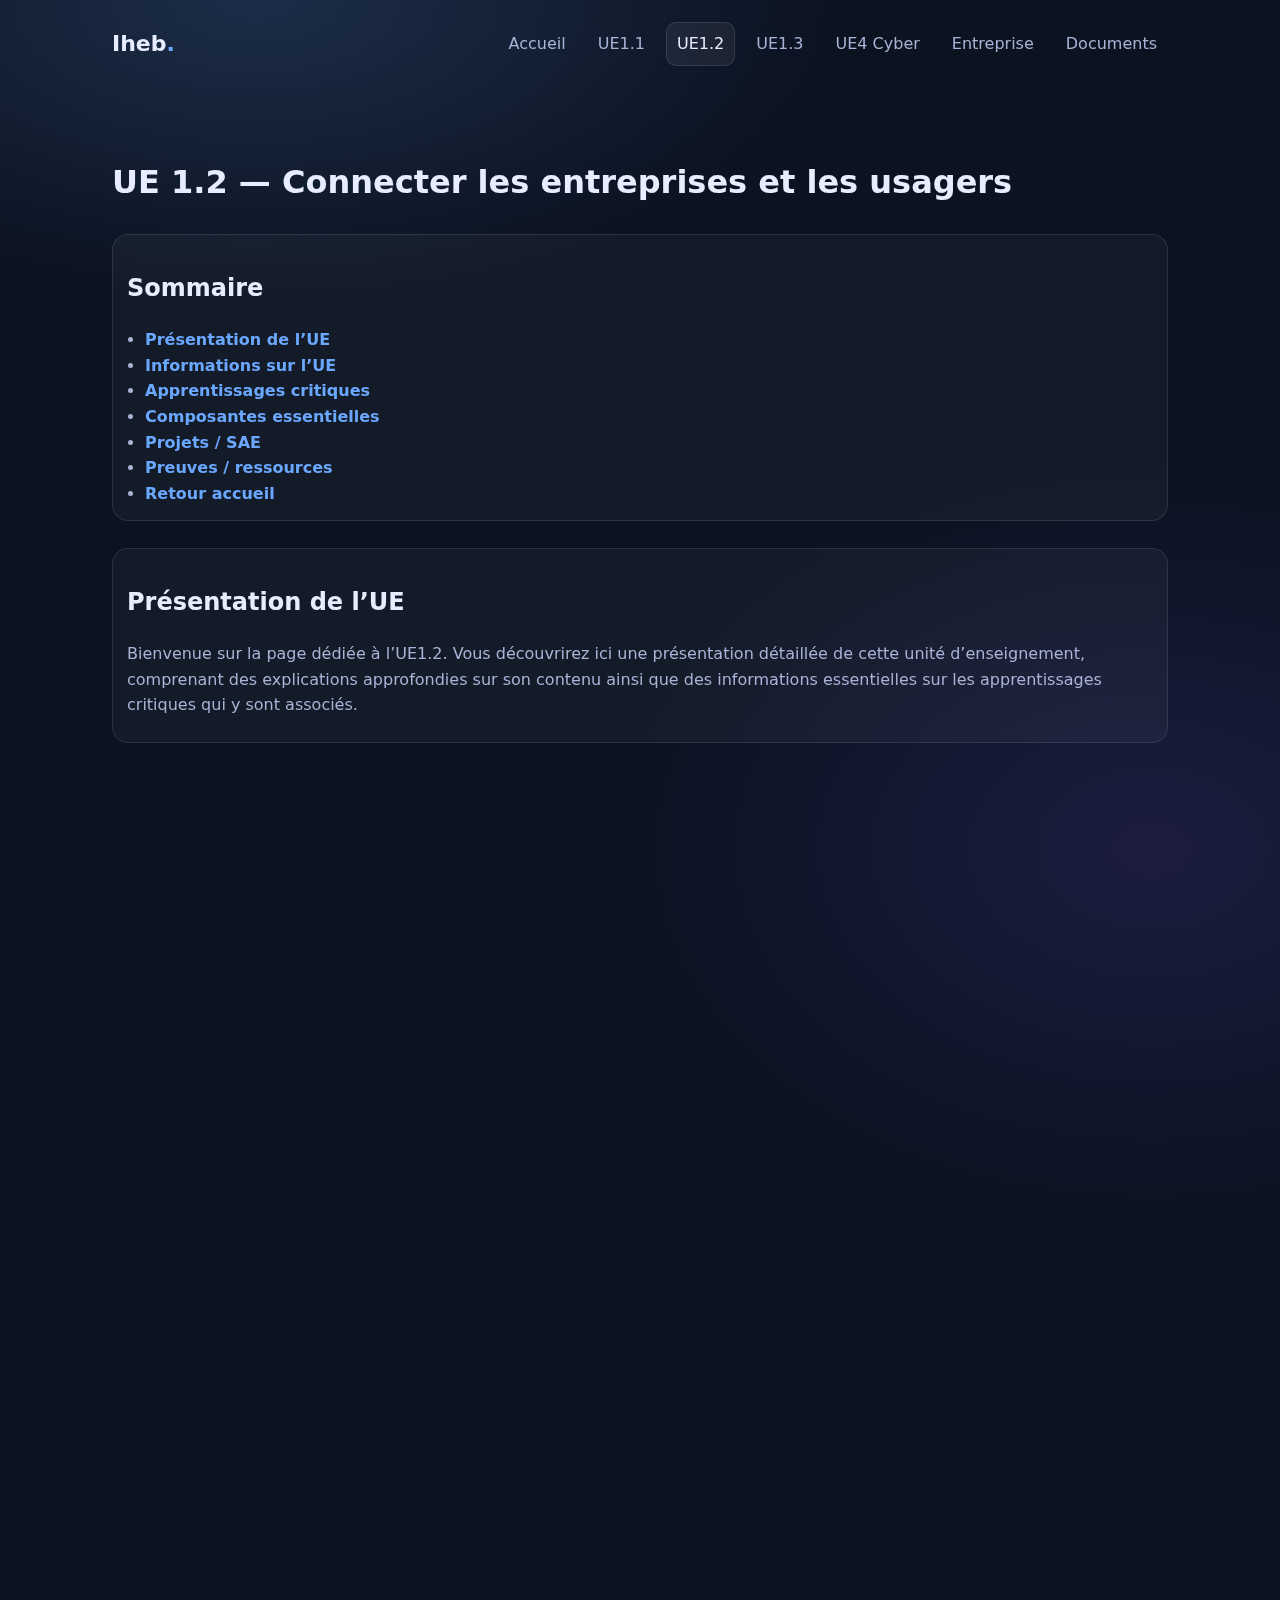
<file: ue12.html>
<!doctype html>
<html lang="fr">
<head>
  <meta charset="utf-8" />
  <meta name="viewport" content="width=device-width,initial-scale=1" />
  <title>UE1.2 — Connecter les entreprises et les usagers</title>
  <meta name="description" content="UE1.2 Connecter : présentation, informations, AC/CE, SAE 1.03, SAE23, SAE 3.01, SAE 2.02, SAE 5.01, SAE 5.02, ressources et preuves." />
  <link rel="stylesheet" href="assets/css/style.css" />
</head>

<body>
<header class="container header reveal reveal--scale">
  <a class="brand" href="index.html">Iheb<span>.</span></a>
  <nav class="nav" aria-label="Navigation">
    <a href="index.html">Accueil</a>
    <a href="ue11.html">UE1.1</a>
    <a class="active" href="ue12.html">UE1.2</a>
    <a href="ue13.html">UE1.3</a>
    <a href="ue4cyber.html">UE4 Cyber</a>
    <a href="entreprise.html">Entreprise</a>
    <a href="documents.html">Documents</a>
  </nav>
</header>

<main class="container section">
  <h1 class="reveal">UE 1.2 — Connecter les entreprises et les usagers</h1>

  <!-- Sommaire -->
  <section class="block section reveal">
    <h2>Sommaire</h2>
    <ul class="list" data-stagger="true">
      <li class="reveal"><a class="link" href="#presentation-ue">Présentation de l’UE</a></li>
      <li class="reveal"><a class="link" href="#infos-ue">Informations sur l’UE</a></li>
      <li class="reveal"><a class="link" href="#apprentissages-critiques">Apprentissages critiques</a></li>
      <li class="reveal"><a class="link" href="#composantes-essentielles">Composantes essentielles</a></li>
      <li class="reveal"><a class="link" href="#sae">Projets / SAE</a></li>
      <li class="reveal"><a class="link" href="#preuves">Preuves / ressources</a></li>
      <li class="reveal"><a class="link" href="index.html">Retour accueil</a></li>
    </ul>
  </section>

  <!-- Présentation UE -->
  <section class="block section reveal" id="presentation-ue">
    <h2>Présentation de l’UE</h2>
    <p class="lead" style="font-size:1rem">
      Bienvenue sur la page dédiée à l’UE1.2. Vous découvrirez ici une présentation détaillée de cette unité d’enseignement,
      comprenant des explications approfondies sur son contenu ainsi que des informations essentielles sur les apprentissages
      critiques qui y sont associés.
    </p>
  </section>

  <!-- Infos UE -->
  <section class="block section reveal" id="infos-ue">
    <h2>Informations sur l’UE</h2>
    <p>
      L’UE 1.2, intitulée <strong>« Connecter les entreprises et les usagers »</strong>, se focalise sur le développement des
      compétences cruciales pour établir des liaisons efficaces entre les entreprises et leurs utilisateurs. Ce cours met l’accent
      sur une approche multidimensionnelle incluant les aspects <strong>techniques</strong>, <strong>environnementaux</strong> et
      <strong>communicationnels</strong> nécessaires à la création de solutions de connectivité adaptées.
    </p>
    <p>
      Cette unité d’enseignement se concentre sur l’acquisition de compétences pratiques pour garantir une connectivité optimale
      entre les entreprises et leurs clients. Elle met en avant la communication professionnelle, l’analyse scientifique,
      et le choix approprié des technologies. Elle prépare les étudiants à développer une expertise technique robuste
      et à interagir efficacement avec les différents acteurs du secteur.
    </p>

    <div data-stagger="true">
      <span class="badge reveal">Transmission</span>
      <span class="badge reveal">Mesures</span>
      <span class="badge reveal">Analyse</span>
      <span class="badge reveal">Choix techno</span>
      <span class="badge reveal">Communication</span>
      <span class="badge reveal">Environnement</span>
    </div>
  </section>

  <!-- AC -->
  <section class="block section reveal" id="apprentissages-critiques">
    <h2>Apprentissages critiques</h2>
    <ul class="list" data-stagger="true">
      <li class="reveal"><strong>AC12.01</strong> : Mesurer, analyser et commenter les signaux</li>
      <li class="reveal"><strong>AC12.02</strong> : Caractériser des systèmes de transmissions élémentaires et découvrir la modélisation mathématique de leur fonctionnement</li>
      <li class="reveal"><strong>AC12.03</strong> : Déployer des supports de transmission</li>
      <li class="reveal"><strong>AC12.04</strong> : Connecter les systèmes de ToIP</li>
    </ul>
  </section>

  <!-- CE -->
  <section class="block section reveal" id="composantes-essentielles">
    <h2>Composantes essentielles</h2>
    <ul class="list" data-stagger="true">
      <li class="reveal"><strong>CE2.01</strong> : communiquer avec le client et les différents acteurs impliqués, parfois en anglais</li>
      <li class="reveal"><strong>CE2.02</strong> : faire preuve d’une démarche scientifique</li>
      <li class="reveal"><strong>CE2.03</strong> : choisir les solutions et technologies adaptées</li>
      <li class="reveal"><strong>CE2.04</strong> : proposer des solutions respectueuses de l’environnement</li>
    </ul>
  </section>

  <!-- SAE -->
  <section class="section" id="sae">
    <h2 class="reveal">Projets / SAE associés</h2>

    <!-- SAE 1.03 -->
    <article class="block section reveal" id="sae103">
      <h3>SAE 1.03 — Découvrir un dispositif de transmission</h3>
      <p>
        Dans le cadre de la SAE 1.03 <strong>« Découvrir un dispositif de transmission »</strong>, notre objectif était de mettre en place
        une liaison physique, utilisant notamment des câbles RJ45 et des noyaux, et d’effectuer diverses mesures avant de présenter
        les résultats à nos enseignants.
      </p>
      <p>
        Notre groupe, composé de <strong>Thibaut, Florian, Matheo</strong> et moi-même, a travaillé en étroite collaboration pour mener à bien cette SAE.
      </p>
      <p>
        Nous avons commencé en participant à une séance de TP où nous avons installé notre borne WiFi en utilisant des noyaux sur deux baies
        de brassage différentes, et avons fabriqué un câble RJ-45 crucial pour relier notre première baie au dispositif de transmission,
        un câble utilisé tout au long du projet.
      </p>
      <p>
        Pendant nos sessions d’autonomie, nous avons travaillé sur plusieurs axes : création de <strong>heatmaps</strong> pour évaluer la qualité du signal,
        tests de puissance à travers différents matériaux et distances, et modélisation du système de communication avec les serveurs de l’UHA via
        <strong>Cisco Packet Tracer</strong>.
      </p>
      <p>
        La collaboration a été excellente : chaque étape a été documentée dans un rapport détaillé, puis présentée oralement sans difficulté,
        démontrant notre compréhension et notre capacité à travailler ensemble de manière efficace.
      </p>

      <h4>Ressources utilisées</h4>
      <ul class="list" data-stagger="true">
        <li class="reveal">R1.03 — Réseaux locaux et équipements actifs</li>
        <li class="reveal">R1.04 — Fondamentaux des systèmes électroniques</li>
        <li class="reveal">R1.05 — Supports de transmission pour les réseaux</li>
        <li class="reveal">R1.06 — Architecture des systèmes numériques et informatiques</li>
        <li class="reveal">R1.10 — Anglais technique 1</li>
        <li class="reveal">R1.11 — Expression-Culture-Communication Professionnelles</li>
        <li class="reveal">R1.12 — Projet Personnel et Professionnel</li>
        <li class="reveal">R1.13 — Mathématiques du signal</li>
        <li class="reveal">R1.14 — Mathématiques des transmissions</li>
        <li class="reveal">R1.15 — Gestion de projet 1</li>
      </ul>

      <h4>Apprentissages critiques développés</h4>
      <ul class="list" data-stagger="true">
        <li class="reveal">AC12.01</li>
        <li class="reveal">AC12.03</li>
        <li class="reveal">AC12.05</li>
      </ul>
    </article>

    <!-- SAE23 -->
    <article class="block section reveal" id="sae23">
      <h3>SAE23 — Mettre en place une solution informatique pour l’entreprise</h3>
      <p>
        Dans cette section, vous trouverez le lien vers la page de mon projet, où vous pourrez découvrir tous les détails ainsi que les explications nécessaires.
        En cliquant sur ce lien, vous serez redirigé vers une présentation complète qui couvre tous les aspects du projet, y compris ses objectifs,
        sa méthodologie et ses résultats.
      </p>
      <p>
        <a class="btn" href="https://e-portfolio.uha.fr/view/view.php?id=57149" target="_blank" rel="noopener">Ouvrir la page SAE23</a>
      </p>
    </article>

    <!-- SAE 3.01 -->
    <article class="block section reveal" id="sae301">
      <h3>SAE 3.01 — Mettre en œuvre un système de transmission</h3>

      <p><strong>🎯 Objectif de la SAE :</strong></p>
      <p>
        Concevoir un système de prise WiFi fonctionnelle pour simuler la gestion domotique d’interrupteurs, notamment l’allumage de lumières à distance.
        Ce projet nous a permis d’explorer des systèmes de transmission modernes et de les mettre en œuvre dans un environnement domotique connecté.
      </p>

      <p><strong>👥 Composition de l’équipe :</strong> Groupe de 4 étudiants (constitué librement).</p>

      <p><strong>🛠️ Déroulement du projet :</strong></p>
      <ul class="list" data-stagger="true">
        <li class="reveal"><strong>Conception de l’architecture</strong> : choix des composants (ESP8266, relais/LEDs, résistances, alimentation) + schéma électrique complet.</li>
        <li class="reveal"><strong>Connexion à un broker MQTT</strong> : Mosquitto, publish/subscribe sur topics pour contrôler l’état (ON/OFF).</li>
        <li class="reveal"><strong>Développement de l’application mobile</strong> : interface avec MIT App Inventor + boutons de commande via WiFi.</li>
        <li class="reveal"><strong>Programmation ESP8266</strong> : Arduino IDE, réception MQTT, gestion GPIO.</li>
        <li class="reveal"><strong>Tests & validation</strong> : stabilité WiFi, réactivité, fiabilité broker + démonstration au professeur.</li>
        <li class="reveal"><strong>Rédaction du rapport</strong> : codes, schémas, captures, explications, répartition des tâches.</li>
      </ul>

      <p><strong>✅ Résultats obtenus :</strong></p>
      <p>
        Le système de prise WiFi simulé avec des LEDs fonctionnait parfaitement. L’application mobile permettait un contrôle fluide à distance
        grâce au protocole MQTT. Le projet a été bien reçu lors de la présentation, et le rapport a permis de valoriser l’ensemble du travail effectué.
      </p>

      <h4>📚 Ressources mobilisées</h4>
      <ul class="list" data-stagger="true">
        <li class="reveal">R3.05 — Chaînes de transmission numériques</li>
        <li class="reveal">R3.06 — Fibres optiques et propagation</li>
        <li class="reveal">R3.07 — Réseaux d’accès</li>
        <li class="reveal">R3.08 — Consolidation de la programmation</li>
        <li class="reveal">R3.09 — Programmation événementielle</li>
        <li class="reveal">R3.12 — Communication professionnelle</li>
        <li class="reveal">R3.15 — Gestion de projet 2</li>
      </ul>

      <h4>🧠 Apprentissages critiques développés</h4>
      <ul class="list" data-stagger="true">
        <li class="reveal">AC12.01 — Mesurer, analyser et commenter les signaux</li>
        <li class="reveal">AC12.03 — Déployer des supports de transmission</li>
        <li class="reveal">AC12.05 — Communiquer avec un tiers (client, collaborateur...)</li>
        <li class="reveal">AC13.02 — Lire, corriger et modifier un programme (Arduino, App Inventor)</li>
        <li class="reveal">AC13.06 — S’intégrer dans un environnement collaboratif</li>
        <li class="reveal">AC23.03 — Utiliser un protocole réseau pour programmer une application client/serveur (MQTT)</li>
      </ul>

      <h4>💬 Réflexion personnelle</h4>
      <p>
        Ce projet a été pour moi une excellente opportunité de découvrir le protocole MQTT et son utilisation dans un environnement IoT.
        Travailler avec App Inventor m’a permis de créer une application mobile rapidement et visuellement. J’ai aussi mieux compris comment
        les réseaux locaux et les protocoles de transmission peuvent être intégrés à des projets concrets.
      </p>
    </article>

    <!-- SAE 2.02 -->
    <article class="block section reveal" id="sae202">
      <h3>SAE 2.02 — Mesurer et caractériser un signal ou un système</h3>
      <p><strong>🎶 Objectif :</strong> Prise en main de l’environnement virtuel <strong>TINKERCAD</strong>.</p>
      <p>
        L’objectif était de nous familiariser avec TINKERCAD, en y jouant des notes et petites mélodies, puis d’étudier les signaux obtenus.
      </p>

      <h4>🔍 Découverte de la langue C et de l’analyse des signaux</h4>
      <ul class="list" data-stagger="true">
        <li class="reveal">Recherche et apprentissage du langage C pour programmer et interagir avec l’environnement.</li>
        <li class="reveal">Étude des signaux dans le domaine fréquentiel (domaine spectral).</li>
        <li class="reveal">Affichage de la <strong>FFT</strong> (Transformée de Fourier Rapide) et visualisation des signaux.</li>
      </ul>

      <h4>🎵 Analyse de la fréquence fondamentale</h4>
      <p>
        Identification et analyse de la fréquence « fondamentale » des signaux musicaux ou sonores.
      </p>
    </article>

    <article class="block section reveal" id="sae501">
      <h3>SAE 5.01 — Concevoir, réaliser et présenter une solution technique</h3>
    
      <p>
        Cette SAE avait pour objectif la conception et la réalisation d’une
        <strong>solution IoT complète</strong>, combinant systèmes embarqués,
        réseaux bas débit et traitement de données côté serveur.
        Le projet a permis de mettre en œuvre une architecture fonctionnelle,
        depuis l’objet connecté jusqu’à la visualisation des données.
      </p>
    
      <p>
        La solution développée repose sur un dispositif embarqué capable de collecter
        des données environnementales et de géolocalisation, de les transmettre via
        des protocoles IoT adaptés, puis de les exploiter à travers une interface web.
      </p>
    
      <h4>Conception du système IoT</h4>
      <ul class="list" data-stagger="true">
        <li class="reveal">
          Configuration et programmation de modules Pycom (FiPy / LoPy) en tant qu’end devices
          pour la collecte et l’envoi de données
        </li>
        <li class="reveal">
          Intégration de capteurs environnementaux (température, humidité)
          et d’un module GNSS pour la géolocalisation
        </li>
      </ul>
    
      <h4>Communication réseau et protocoles IoT</h4>
      <ul class="list" data-stagger="true">
        <li class="reveal">
          Mise en œuvre du protocole MQTT selon un modèle publish / subscribe
          pour la transmission des données capteurs
        </li>
        <li class="reveal">
          Développement et tests en WiFi, puis déploiement sur un réseau LoRaWAN
          bas débit et longue portée
        </li>
        <li class="reveal">
          Exploitation du réseau The Things Network (TTN) :
          création d’applications, gestion des uplinks et downlinks,
          et intégration du broker MQTT
        </li>
      </ul>
    
      <h4>Traitement des données et visualisation</h4>
      <ul class="list" data-stagger="true">
        <li class="reveal">
          Réception et traitement des flux MQTT côté serveur
        </li>
        <li class="reveal">
          Mise en place de flows Node-RED pour décoder les messages,
          traiter les données et générer une interface web
        </li>
        <li class="reveal">
          Visualisation cartographique en temps réel de la position du véhicule
          à partir des coordonnées GNSS
        </li>
        <li class="reveal">
          Déploiement de la solution sur un Raspberry Pi hébergeant le serveur Node-RED
        </li>
      </ul>
    
      <h4>Optimisation énergétique et logique embarquée</h4>
      <ul class="list" data-stagger="true">
        <li class="reveal">
          Utilisation des modes sleep et deep sleep afin de réduire la consommation énergétique
        </li>
        <li class="reveal">
          Exploitation de l’accéléromètre pour déclencher la géolocalisation uniquement
          en cas de mouvement du véhicule
        </li>
        <li class="reveal">
          Optimisation des données transmises par réduction de la taille du payload LoRaWAN
          (encodage optimisé des coordonnées GNSS)
        </li>
      </ul>
    
      <h4>Interaction utilisateur, tests et validation</h4>
      <ul class="list" data-stagger="true">
        <li class="reveal">
          Utilisation des downlinks LoRaWAN pour piloter le système à distance
          depuis une interface web
        </li>
        <li class="reveal">
          Mise en place de notifications (SMS / alertes) lors des déplacements du véhicule
        </li>
        <li class="reveal">
          Tests fonctionnels complets selon le cahier des charges,
          diagnostic et correction des anomalies
        </li>
        <li class="reveal">
          Présentation d’une solution opérationnelle en expliquant
          l’architecture, les choix techniques et le fonctionnement global
        </li>
      </ul>
    </article>    
    <!-- SAE 5.02 -->
    <article class="block section reveal" id="sae502">
      <h3>SAE 5.02 — Piloter un projet informatique (compétence transverse)</h3>
    
      <p>
        Dans le cadre de l’immersion ENSISA 2025, ce projet m’a permis de mettre en œuvre
        une démarche complète de <strong>pilotage et de structuration d’un projet informatique</strong>,
        à travers l’analyse et la modélisation du jeu stratégique <strong>Krojanty</strong>,
        inspiré des jeux de type Tablut / Hnefatafl.
      </p>
    
      <p>
        L’objectif principal était de comprendre un système complexe, d’en formaliser les règles
        et d’en analyser les interactions afin de produire une vision cohérente et exploitable,
        comparable à l’étude d’un cahier des charges ou d’un système informatique réel.
      </p>
    
      <h4>Analyse et compréhension du système</h4>
      <ul class="list" data-stagger="true">
        <li class="reveal">
          Lecture et interprétation détaillée des règles du jeu : plateau, unités, déplacements,
          mécanismes de capture et conditions de victoire
        </li>
        <li class="reveal">
          Analyse d’un système à deux joueurs antagonistes avec des objectifs, rôles
          et stratégies opposés
        </li>
      </ul>
    
      <h4>Modélisation et formalisation</h4>
      <ul class="list" data-stagger="true">
        <li class="reveal">
          Modélisation d’un plateau de jeu 9×9 intégrant des zones spécifiques
          (cases neutres et cités)
        </li>
        <li class="reveal">
          Prise en compte du contrôle territorial et de l’évolution de l’espace de jeu
          au fil des déplacements
        </li>
        <li class="reveal">
          Formalisation des règles afin de garantir la cohérence globale du système
        </li>
      </ul>
    
      <h4>Logique stratégique et gestion de la fin de partie</h4>
      <ul class="list" data-stagger="true">
        <li class="reveal">
          Analyse des mécanismes de capture (encerclement, poussée et combinaisons complexes)
        </li>
        <li class="reveal">
          Étude des conditions de victoire directes et mise en place d’une limite de tours
          en l’absence de victoire
        </li>
        <li class="reveal">
          Calcul du score final et gestion des cas d’égalité
        </li>
      </ul>
    
      <h4>Compétences transversales développées</h4>
      <ul class="list" data-stagger="true">
        <li class="reveal">
          Capacité à analyser et synthétiser un système complexe à partir d’un règlement détaillé
        </li>
        <li class="reveal">
          Traduction de règles théoriques en logiques exploitables pour une implémentation
          ou une analyse algorithmique
        </li>
        <li class="reveal">
          Aptitude à expliquer clairement le fonctionnement global d’un projet technique
        </li>
      </ul>
    </article>

  </section>

  <!-- Preuves -->
  <section class="block section reveal" id="preuves">
    <h2>Preuves / ressources</h2>
    <p>
      Remplace les liens <code>#</code> par les chemins réels vers tes fichiers (dans <code>assets/docs/</code>) ou par une URL (YouTube, GitHub…).
    </p>
    <ul class="list" data-stagger="true">
      <li class="reveal"><strong>Preuve (PPTX) :</strong> <a class="link" href="assets/docs/SAE13_.pptx" target="_blank" rel="noopener" download>SAE13_.pptx</a></li>
      <li class="reveal"><strong>Vidéo :</strong> <a class="link" href="assets/docs/video_cyber.mp4" target="_blank" rel="noopener" download>VIDEO-2025-05-06-10-55-43.mp4</a></li>
      <li class="reveal"><strong>Lien vers SAE23 :</strong> <a class="link" href="https://e-portfolio.uha.fr/view/view.php?id=57149" target="_blank" rel="noopener">Page SAE23</a></li>

      <li class="reveal">
        <a href="assets/docs/application1.png" target="_blank" rel="noopener">
          <img src="assets/docs/application1.png" alt="application1" class="application1">
        </a>
        <a href="assets/docs/application2.png" target="_blank" rel="noopener">
          <img src="assets/docs/application2.png" alt="application2" class="application2">
        </a>
      </li>
    </ul>
  </section>

  <footer class="footer reveal">
    <small>© <span id="year"></span> Badreddine Iheb</small>
  </footer>
</main>

<script src="assets/js/main.js"></script>
</body>
</html>
</file>
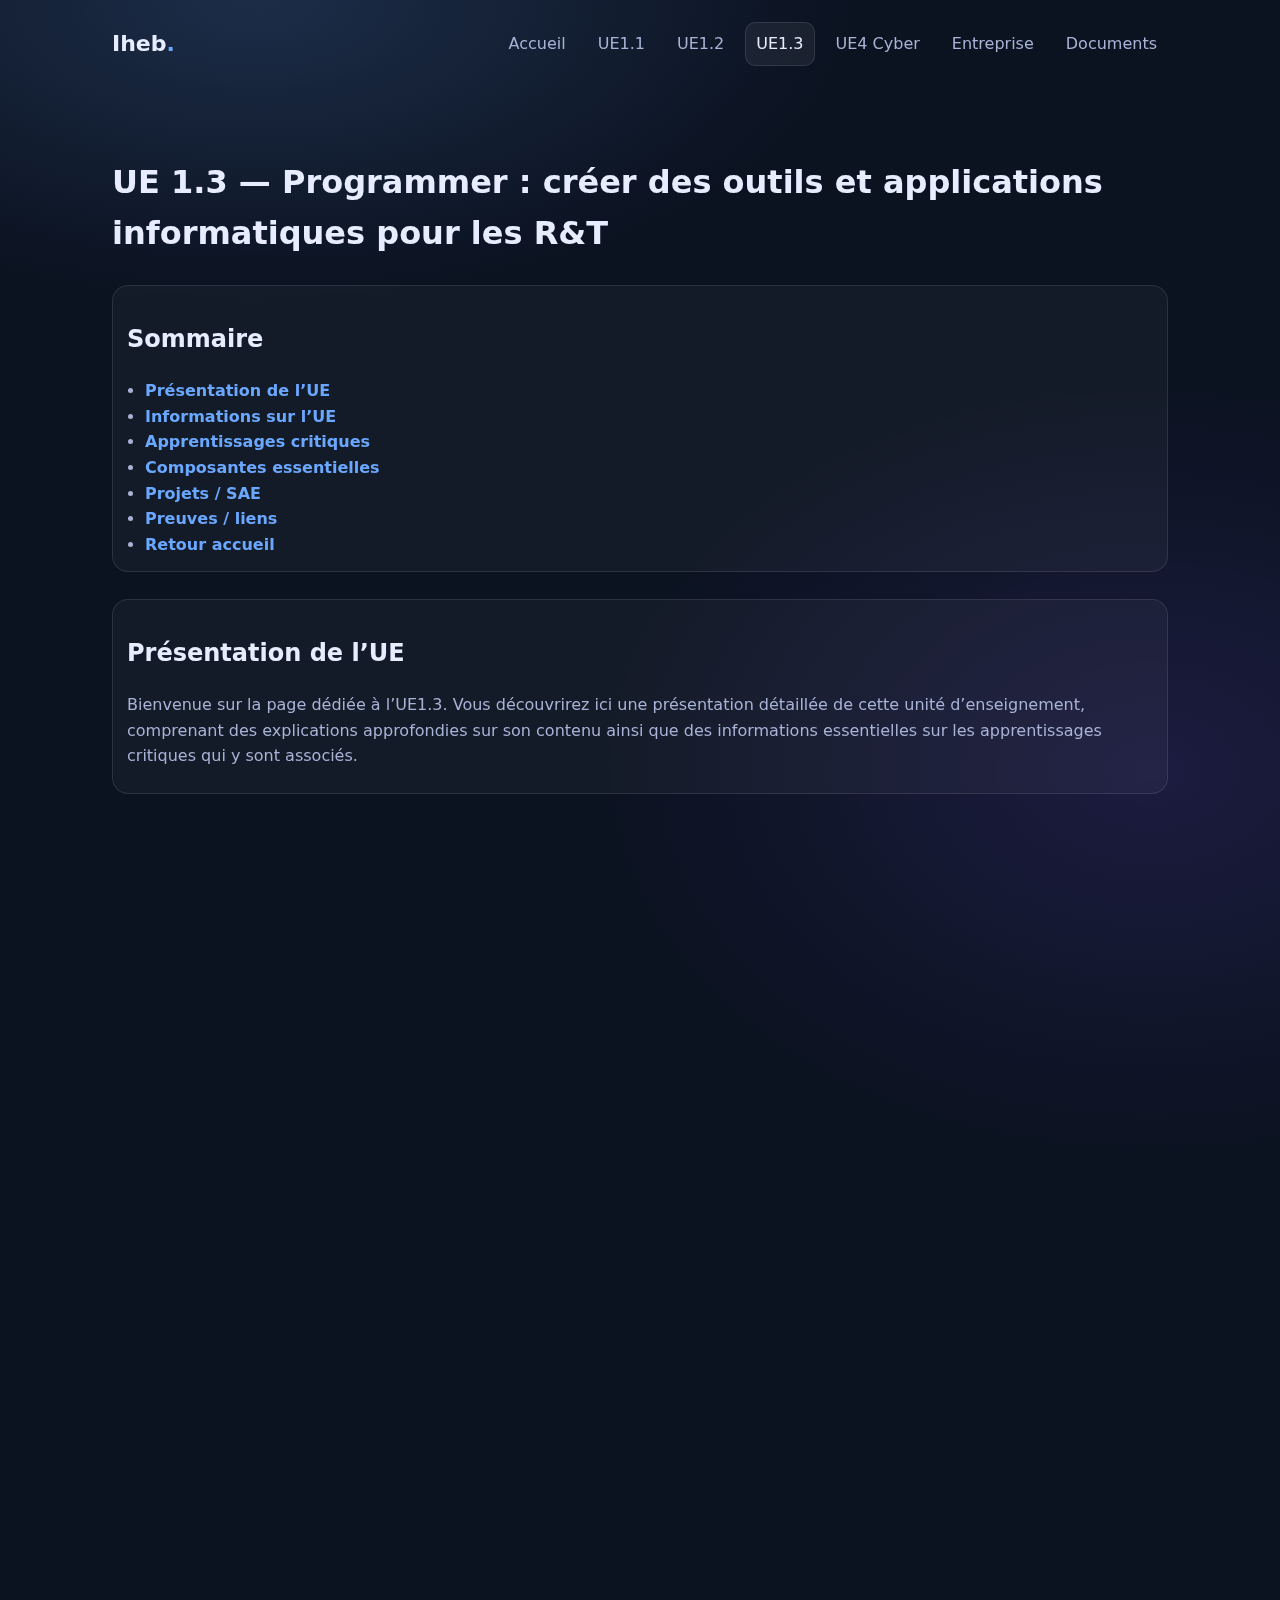
<file: ue13.html>
<!doctype html>
<html lang="fr">
<head>
  <meta charset="utf-8" />
  <meta name="viewport" content="width=device-width,initial-scale=1" />
  <title>UE1.3 — Programmer (R&T)</title>
  <meta name="description" content="UE1.3 Programmer : présentation, informations, AC/CE, SAE 1.04, SAE 1.05, SAE 3.02, SAE 2.03, preuves et liens." />
  <link rel="stylesheet" href="assets/css/style.css" />
</head>

<body>
<header class="container header reveal reveal--scale">
  <a class="brand" href="index.html">Iheb<span>.</span></a>
  <nav class="nav" aria-label="Navigation">
    <a href="index.html">Accueil</a>
    <a href="ue11.html">UE1.1</a>
    <a href="ue12.html">UE1.2</a>
    <a class="active" href="ue13.html">UE1.3</a>
    <a href="ue4cyber.html">UE4 Cyber</a>
    <a href="entreprise.html">Entreprise</a>
    <a href="documents.html">Documents</a>
  </nav>
</header>

<main class="container section">
  <h1 class="reveal">UE 1.3 — Programmer : créer des outils et applications informatiques pour les R&amp;T</h1>

  <!-- Sommaire -->
  <section class="block section reveal">
    <h2>Sommaire</h2>
    <ul class="list" data-stagger="true">
      <li class="reveal"><a class="link" href="#presentation-ue">Présentation de l’UE</a></li>
      <li class="reveal"><a class="link" href="#infos-ue">Informations sur l’UE</a></li>
      <li class="reveal"><a class="link" href="#apprentissages-critiques">Apprentissages critiques</a></li>
      <li class="reveal"><a class="link" href="#composantes-essentielles">Composantes essentielles</a></li>
      <li class="reveal"><a class="link" href="#sae">Projets / SAE</a></li>
      <li class="reveal"><a class="link" href="#preuves">Preuves / liens</a></li>
      <li class="reveal"><a class="link" href="index.html">Retour accueil</a></li>
    </ul>
  </section>

  <!-- Présentation UE -->
  <section class="block section reveal" id="presentation-ue">
    <h2>Présentation de l’UE</h2>
    <p class="lead" style="font-size:1rem">
      Bienvenue sur la page dédiée à l’UE1.3. Vous découvrirez ici une présentation détaillée de cette unité d’enseignement,
      comprenant des explications approfondies sur son contenu ainsi que des informations essentielles sur les apprentissages
      critiques qui y sont associés.
    </p>
  </section>

  <!-- Infos UE -->
  <section class="block section reveal" id="infos-ue">
    <h2>Informations sur l’UE</h2>
    <p>
      L’UE 1.3 <strong>« Programmer »</strong> se concentre sur le développement d’outils et d’applications informatiques
      spécifiquement adaptés aux Réseaux &amp; Télécommunications (R&amp;T). Cette unité d’enseignement vise à former les étudiants
      aux compétences nécessaires pour concevoir et implémenter des logiciels, en mettant l’accent sur les aspects
      <strong>techniques</strong>, <strong>méthodologiques</strong> et <strong>collaboratifs</strong>.
    </p>
    <p>
      En bref, cette UE permet de maîtriser les outils et systèmes informatiques essentiels, de créer et maintenir des programmes,
      de comprendre l’architecture d’applications web, de choisir des solutions de gestion de données adaptées, et d’intégrer
      la <strong>documentation</strong>, la <strong>communication</strong> et les <strong>bonnes pratiques de sécurité</strong>
      dans le processus de développement.
    </p>

    <div data-stagger="true">
      <span class="badge reveal">Dev & outils</span>
      <span class="badge reveal">Web</span>
      <span class="badge reveal">Données</span>
      <span class="badge reveal">Client/serveur</span>
      <span class="badge reveal">Documentation</span>
      <span class="badge reveal">Sécurité</span>
    </div>
  </section>

  <!-- AC -->
  <section class="block section reveal" id="apprentissages-critiques">
    <h2>Apprentissages critiques</h2>
    <ul class="list" data-stagger="true">
      <li class="reveal"><strong>AC13.01</strong> : Utiliser un système informatique et ses outils</li>
      <li class="reveal"><strong>AC13.02</strong> : Lire, exécuter, corriger et modifier un programme</li>
      <li class="reveal"><strong>AC13.03</strong> : Traduire un algorithme, dans un langage et pour un environnement donné</li>
      <li class="reveal"><strong>AC13.04</strong> : Connaître l’architecture et les technologies d’un site Web</li>
      <li class="reveal"><strong>AC13.05</strong> : Choisir les mécanismes de gestion de données adaptés et argumenter ses choix</li>
      <li class="reveal"><strong>AC13.06</strong> : S’intégrer dans un environnement propice au développement et au travail collaboratif</li>
    </ul>
  </section>

  <!-- CE -->
  <section class="block section reveal" id="composantes-essentielles">
    <h2>Composantes essentielles</h2>
    <ul class="list" data-stagger="true">
      <li class="reveal"><strong>CE3.01</strong> : être à l’écoute des besoins du client</li>
      <li class="reveal"><strong>CE3.02</strong> : documenter le travail réalisé</li>
      <li class="reveal"><strong>CE3.03</strong> : utiliser les outils numériques à bon escient</li>
      <li class="reveal"><strong>CE3.04</strong> : choisir les outils de développement adaptés</li>
      <li class="reveal"><strong>CE3.05</strong> : intégrer les problématiques de sécurité</li>
    </ul>
  </section>

  <!-- SAE -->
  <section class="section" id="sae">
    <h2 class="reveal">Projets / SAE associés</h2>

    <!-- SAE 1.04 -->
    <article class="block section reveal" id="sae104">
      <h3>SAE 1.04 — Se présenter sur Internet</h3>
      <p>
        Pour la SAE 1.04, l’objectif était de créer une présence en ligne tout en évaluant l’impact du contenu diffusé.
        La gestion de l’identité numérique et de l’e-réputation est devenue essentielle, notamment avec l’expansion des réseaux sociaux.
      </p>
      <p>
        J’ai commencé par concevoir les pages web (HTML/CSS) en veillant à la qualité et à la cohérence du contenu. Ensuite, j’ai mené
        des recherches pour évaluer ma e-réputation et ajuster certains éléments afin de maintenir un équilibre entre professionnalisme
        et protection de la vie privée.
      </p>
      <p>
        La seconde phase consistait à présenter un projet antérieur sur une page dédiée, puis à traduire l’intégralité de cette présentation
        en anglais, conformément aux exigences de la SAE.
      </p>

      <h4>Ressources utilisées</h4>
      <ul class="list" data-stagger="true">
        <li class="reveal">R1.06 — Architecture des systèmes numériques et informatiques</li>
        <li class="reveal">R1.08 — Bases des systèmes d’exploitation</li>
        <li class="reveal">R1.09 — Introduction aux technologies Web</li>
        <li class="reveal">R1.10 — Anglais technique 1</li>
        <li class="reveal">R1.11 — Expression-Culture-Communication Professionnelles</li>
        <li class="reveal">R1.12 — Projet Personnel et Professionnel</li>
        <li class="reveal">R1.15 — Gestion de projet 1</li>
      </ul>

      <h4>Apprentissages critiques (liés à la SAE)</h4>
      <ul class="list" data-stagger="true">
        <li class="reveal">AC13.01</li>
        <li class="reveal">AC13.04</li>
      </ul>

      <p class="reveal" style="--d: 120ms;"><strong>Preuve :</strong> <a class="link" href="https://github.com/BadreddineIheb/SAE1.04" target="_blank" rel="noopener">Lien GitHub SAE 1.04</a></p>
    </article>

    <!-- SAE 1.05 -->
    <article class="block section reveal" id="sae105">
      <h3>SAE 1.05 — Traiter des données (Python / analyse de trames)</h3>
      <p>
        Dans cette SAE, nous nous sommes familiarisés avec <strong>Scapy</strong>, un outil Python permettant de manipuler des trames
        et des paquets réseau. Le projet, réalisé en binôme, visait à développer des scripts de <strong>découverte réseau</strong> et
        à étudier un scénario de type <em>interception contrôlée</em> en environnement pédagogique.
      </p>

      <h4>Objectifs</h4>
      <ul class="list" data-stagger="true">
        <li class="reveal">Concevoir un script de découverte d’hôtes (approche active/passive) et produire des résultats exploitables.</li>
        <li class="reveal">Étudier un scénario de type « homme du milieu » en laboratoire, en mettant l’accent sur la compréhension des mécanismes et la restitution.</li>
        <li class="reveal">Gérer la robustesse : erreurs, logs, restauration d’un état normal, documentation du fonctionnement.</li>
      </ul>

      <p class="lead" style="font-size:1rem">
        (Important : tout a été réalisé dans un cadre de TP/SAE encadré, sur un environnement autorisé.)
      </p>

      <h4>Ressources utilisées</h4>
      <ul class="list" data-stagger="true">
        <li class="reveal">R2.01 — Technologies de l’Internet</li>
        <li class="reveal">R2.02 — Administration système et fondamentaux de la virtualisation</li>
        <li class="reveal">R2.03 — Bases des services réseaux</li>
        <li class="reveal">R2.10 — Anglais technique 2</li>
        <li class="reveal">R2.11 — Expression-Culture-Communication Professionnelles</li>
        <li class="reveal">R2.12 — Projet Personnel et Professionnel</li>
      </ul>

      <h4>Apprentissages critiques (liés à la SAE)</h4>
      <ul class="list" data-stagger="true">
        <li class="reveal">AC11.02</li>
        <li class="reveal">AC11.03</li>
        <li class="reveal">AC11.04</li>
        <li class="reveal">AC11.05</li>
        <li class="reveal">AC11.06</li>
      </ul>

      <h4>Preuves</h4>
      <ul class="list" data-stagger="true">
        <li class="reveal"><a class="link" href="assets/docs/discovery_hosts.txt" target="_blank" rel="noopener">Découverte automatique des hôtes (TXT)</a></li>
        <li class="reveal"><a class="link" href="assets/docs/interception_scenario.txt" target="_blank" rel="noopener">Étude scénario d’interception (TXT)</a></li>
      </ul>
    </article>

    <!-- SAE 3.02 -->
    <article class="block section reveal" id="sae302">
      <h3>SAE 3.02 — Développer des applications communicantes (cluster distribué)</h3>

      <p><strong>🎯 Objectif :</strong></p>
      <p>
        Développer une application distribuée multi-serveurs capable de recevoir des programmes depuis plusieurs clients,
        de les exécuter, et d’assurer une répartition de charge entre serveurs. Le projet simule un cluster évolutif et robuste.
      </p>

      <p><strong>🛠️ Déroulement du projet :</strong></p>
      <ul class="list" data-stagger="true">
        <li class="reveal"><strong>Architecture client-serveur</strong> : client avec interface (sélection fichier + IP/port) ; serveur qui traite et renvoie le résultat.</li>
        <li class="reveal"><strong>Gestion de la concurrence</strong> : threads + file d’attente pour éviter la surcharge.</li>
        <li class="reveal"><strong>Load balancing</strong> : redirection vers un autre serveur si surcharge ; serveur maître + serveurs secondaires.</li>
        <li class="reveal"><strong>Communication TCP</strong> : sockets, gestion d’erreurs, robustesse et reconnexions.</li>
      </ul>

      <p><strong>📦 Livrables :</strong></p>
      <ul class="list" data-stagger="true">
        <li class="reveal">Code source structuré (client + serveur maître + serveurs secondaires)</li>
        <li class="reveal">Rapport d’architecture et choix techniques</li>
        <li class="reveal">Vidéo de démonstration multi-clients + répartition de charge</li>
        <li class="reveal">Documentation d’installation et d’utilisation</li>
      </ul>

      <p><strong>✅ Résultats :</strong></p>
      <p>
        Mise en œuvre d’une architecture fonctionnelle démontrant la gestion multi-clients, la répartition dynamique de charge,
        et le traitement distribué. Le système répondait aux critères du projet.
      </p>

      <h4>📚 Ressources mobilisées</h4>
      <ul class="list" data-stagger="true">
        <li class="reveal">R3.08 — Consolidation de la programmation</li>
        <li class="reveal">R3.09 — Programmation événementielle</li>
        <li class="reveal">R3.10 — Architecture logicielle</li>
        <li class="reveal">R3.11 — Projet personnel et professionnel</li>
        <li class="reveal">R3.12 — Communication professionnelle</li>
        <li class="reveal">R3.15 — Gestion de projet 2</li>
      </ul>

      <h4>🧠 Apprentissages critiques développés</h4>
      <ul class="list" data-stagger="true">
        <li class="reveal">AC13.02 — Lire, corriger et modifier un programme</li>
        <li class="reveal">AC13.03 — Traduire un algorithme dans un langage donné</li>
        <li class="reveal">AC13.06 — Travail collaboratif</li>
        <li class="reveal">AC23.01 — Automatiser l’administration avec des scripts (partie serveur)</li>
        <li class="reveal">AC23.03 — Protocole réseau client/serveur</li>
        <li class="reveal">AC33.01 — Élaborer des spécifications techniques</li>
        <li class="reveal">AC33.04 — Déployer et maintenir une solution</li>
      </ul>

      <h4>💬 Réflexion personnelle</h4>
      <p>
        Ce projet m’a beaucoup appris sur les architectures distribuées et la communication réseau en Python, notamment la gestion
        de la concurrence, la robustesse, et les enjeux concrets de la répartition de charge.
      </p>

      <p><strong>Lien GitHub :</strong>
        <a class="link" href="https://github.com/BadreddineIheb/Programmation-de-2-me/tree/main/SAE3.02" target="_blank" rel="noopener">
          Dépôt SAE 3.02
        </a>
      </p>
    </article>

    <!-- SAE 2.03 -->
    <article class="block section reveal" id="sae203">
      <h3>SAE 2.03 — Mettre en place une solution informatique pour l’entreprise (banque de films)</h3>
      <p>
        Projet web consistant à créer une interface de gestion pour une banque de films, où les usagers peuvent commenter les films.
        L’application intègre une base de données relationnelle et un ensemble de fonctionnalités de type CRUD.
      </p>

      <h4>🗂️ Schéma de données (principales entités)</h4>
      <ul class="list" data-stagger="true">
        <li class="reveal"><strong>Catégories</strong> : id, nom, descriptif</li>
        <li class="reveal"><strong>Films</strong> : titre, année, affiche, réalisateur, catégorie</li>
        <li class="reveal"><strong>Acteurs</strong> : id, nom, prénom, âge, photos</li>
        <li class="reveal"><strong>Relation Acteurs–Films</strong> : association entre casting et films</li>
        <li class="reveal"><strong>Personnes</strong> : pseudo, identité, mail, mot de passe, type (pro/amateur)</li>
        <li class="reveal"><strong>Commentaires</strong> : film, personne, note, commentaire, date</li>
      </ul>

      <h4>🔄 Fonctionnalités principales</h4>
      <ul class="list" data-stagger="true">
        <li class="reveal">CRUD sur les données (films, acteurs, utilisateurs, commentaires…)</li>
        <li class="reveal">Ajout de films + acteurs via fichier</li>
        <li class="reveal">Saisie de commentaires + notes</li>
        <li class="reveal">Calcul des moyennes (par type d’utilisateur) + mise en avant des meilleurs/pire commentaires</li>
        <li class="reveal">Fiche film avec casting et commentaires</li>
      </ul>

      <h4>🌐 Hébergement / configuration</h4>
      <ul class="list" data-stagger="true">
        <li class="reveal">Serveur web <strong>Apache2</strong> sur Linux (accès distant configuré)</li>
        <li class="reveal">Base <strong>MySQL</strong> sur une VM Windows, reliée au serveur Apache2</li>
        <li class="reveal">Connexion applicative entre Apache2 et MySQL pour l’implémentation des données en temps réel</li>
      </ul>
    </article>

    <article class="block section reveal" id="sae501">
      <h3>SAE 5.01 — Concevoir, réaliser et présenter une solution technique</h3>
    
      <p>
        Cette SAE avait pour objectif la conception et la réalisation d’une
        <strong>solution IoT complète</strong>, combinant systèmes embarqués,
        réseaux bas débit et traitement de données côté serveur.
        Le projet a permis de mettre en œuvre une architecture fonctionnelle,
        depuis l’objet connecté jusqu’à la visualisation des données.
      </p>
    
      <p>
        La solution développée repose sur un dispositif embarqué capable de collecter
        des données environnementales et de géolocalisation, de les transmettre via
        des protocoles IoT adaptés, puis de les exploiter à travers une interface web.
      </p>
    
      <h4>Conception du système IoT</h4>
      <ul class="list" data-stagger="true">
        <li class="reveal">
          Configuration et programmation de modules Pycom (FiPy / LoPy) en tant qu’end devices
          pour la collecte et l’envoi de données
        </li>
        <li class="reveal">
          Intégration de capteurs environnementaux (température, humidité)
          et d’un module GNSS pour la géolocalisation
        </li>
      </ul>
    
      <h4>Communication réseau et protocoles IoT</h4>
      <ul class="list" data-stagger="true">
        <li class="reveal">
          Mise en œuvre du protocole MQTT selon un modèle publish / subscribe
          pour la transmission des données capteurs
        </li>
        <li class="reveal">
          Développement et tests en WiFi, puis déploiement sur un réseau LoRaWAN
          bas débit et longue portée
        </li>
        <li class="reveal">
          Exploitation du réseau The Things Network (TTN) :
          création d’applications, gestion des uplinks et downlinks,
          et intégration du broker MQTT
        </li>
      </ul>
    
      <h4>Traitement des données et visualisation</h4>
      <ul class="list" data-stagger="true">
        <li class="reveal">
          Réception et traitement des flux MQTT côté serveur
        </li>
        <li class="reveal">
          Mise en place de flows Node-RED pour décoder les messages,
          traiter les données et générer une interface web
        </li>
        <li class="reveal">
          Visualisation cartographique en temps réel de la position du véhicule
          à partir des coordonnées GNSS
        </li>
        <li class="reveal">
          Déploiement de la solution sur un Raspberry Pi hébergeant le serveur Node-RED
        </li>
      </ul>
    
      <h4>Optimisation énergétique et logique embarquée</h4>
      <ul class="list" data-stagger="true">
        <li class="reveal">
          Utilisation des modes sleep et deep sleep afin de réduire la consommation énergétique
        </li>
        <li class="reveal">
          Exploitation de l’accéléromètre pour déclencher la géolocalisation uniquement
          en cas de mouvement du véhicule
        </li>
        <li class="reveal">
          Optimisation des données transmises par réduction de la taille du payload LoRaWAN
          (encodage optimisé des coordonnées GNSS)
        </li>
      </ul>
    
      <h4>Interaction utilisateur, tests et validation</h4>
      <ul class="list" data-stagger="true">
        <li class="reveal">
          Utilisation des downlinks LoRaWAN pour piloter le système à distance
          depuis une interface web
        </li>
        <li class="reveal">
          Mise en place de notifications (SMS / alertes) lors des déplacements du véhicule
        </li>
        <li class="reveal">
          Tests fonctionnels complets selon le cahier des charges,
          diagnostic et correction des anomalies
        </li>
        <li class="reveal">
          Présentation d’une solution opérationnelle en expliquant
          l’architecture, les choix techniques et le fonctionnement global
        </li>
      </ul>
    </article>    
    <!-- SAE 5.02 -->
    <article class="block section reveal" id="sae502">
      <h3>SAE 5.02 — Piloter un projet informatique (compétence transverse)</h3>
    
      <p>
        Dans le cadre de l’immersion ENSISA 2025, ce projet m’a permis de mettre en œuvre
        une démarche complète de <strong>pilotage et de structuration d’un projet informatique</strong>,
        à travers l’analyse et la modélisation du jeu stratégique <strong>Krojanty</strong>,
        inspiré des jeux de type Tablut / Hnefatafl.
      </p>
    
      <p>
        L’objectif principal était de comprendre un système complexe, d’en formaliser les règles
        et d’en analyser les interactions afin de produire une vision cohérente et exploitable,
        comparable à l’étude d’un cahier des charges ou d’un système informatique réel.
      </p>
    
      <h4>Analyse et compréhension du système</h4>
      <ul class="list" data-stagger="true">
        <li class="reveal">
          Lecture et interprétation détaillée des règles du jeu : plateau, unités, déplacements,
          mécanismes de capture et conditions de victoire
        </li>
        <li class="reveal">
          Analyse d’un système à deux joueurs antagonistes avec des objectifs, rôles
          et stratégies opposés
        </li>
      </ul>
    
      <h4>Modélisation et formalisation</h4>
      <ul class="list" data-stagger="true">
        <li class="reveal">
          Modélisation d’un plateau de jeu 9×9 intégrant des zones spécifiques
          (cases neutres et cités)
        </li>
        <li class="reveal">
          Prise en compte du contrôle territorial et de l’évolution de l’espace de jeu
          au fil des déplacements
        </li>
        <li class="reveal">
          Formalisation des règles afin de garantir la cohérence globale du système
        </li>
      </ul>
    
      <h4>Logique stratégique et gestion de la fin de partie</h4>
      <ul class="list" data-stagger="true">
        <li class="reveal">
          Analyse des mécanismes de capture (encerclement, poussée et combinaisons complexes)
        </li>
        <li class="reveal">
          Étude des conditions de victoire directes et mise en place d’une limite de tours
          en l’absence de victoire
        </li>
        <li class="reveal">
          Calcul du score final et gestion des cas d’égalité
        </li>
      </ul>
    
      <h4>Compétences transversales développées</h4>
      <ul class="list" data-stagger="true">
        <li class="reveal">
          Capacité à analyser et synthétiser un système complexe à partir d’un règlement détaillé
        </li>
        <li class="reveal">
          Traduction de règles théoriques en logiques exploitables pour une implémentation
          ou une analyse algorithmique
        </li>
        <li class="reveal">
          Aptitude à expliquer clairement le fonctionnement global d’un projet technique
        </li>
      </ul>
    </article>

  </section>

  <!-- Preuves / liens -->
  <section class="block section reveal" id="preuves">
    <h2>Preuves / liens</h2>
    <p>
      Remplace les liens <code>#</code> par les chemins réels (dans <code>assets/docs/</code>) ou par les URL GitHub/vidéo.
    </p>

    <ul class="list" data-stagger="true">
      <li class="reveal"><strong>SAE 1.04 :</strong> <a class="link" href="https://github.com/BadreddineIheb/SAE1.04" target="_blank" rel="noopener">Lien GitHub</a></li>
      <li class="reveal"><strong>SAE 1.05 :</strong>
        <a class="link" href="assets/docs/discovery_hosts.txt" target="_blank" rel="noopener">Découverte automatique des hôtes (TXT)</a>
        ·
        <a class="link" href="assets/docs/interception_scenario.txt" target="_blank" rel="noopener">Étude scénario d’interception (TXT)</a>
      </li>
      <li class="reveal"><strong>SAE 3.02 :</strong>
        <a class="link" href="https://github.com/BadreddineIheb/Programmation-de-2-me/tree/main/SAE3.02" target="_blank" rel="noopener">
          Dépôt GitHub
        </a>
      </li>
    </ul>
  </section>

  <footer class="footer reveal">
    <small>© <span id="year"></span> Badreddine Iheb</small>
  </footer>
</main>

<script src="assets/js/main.js"></script>
</body>
</html>
</file>
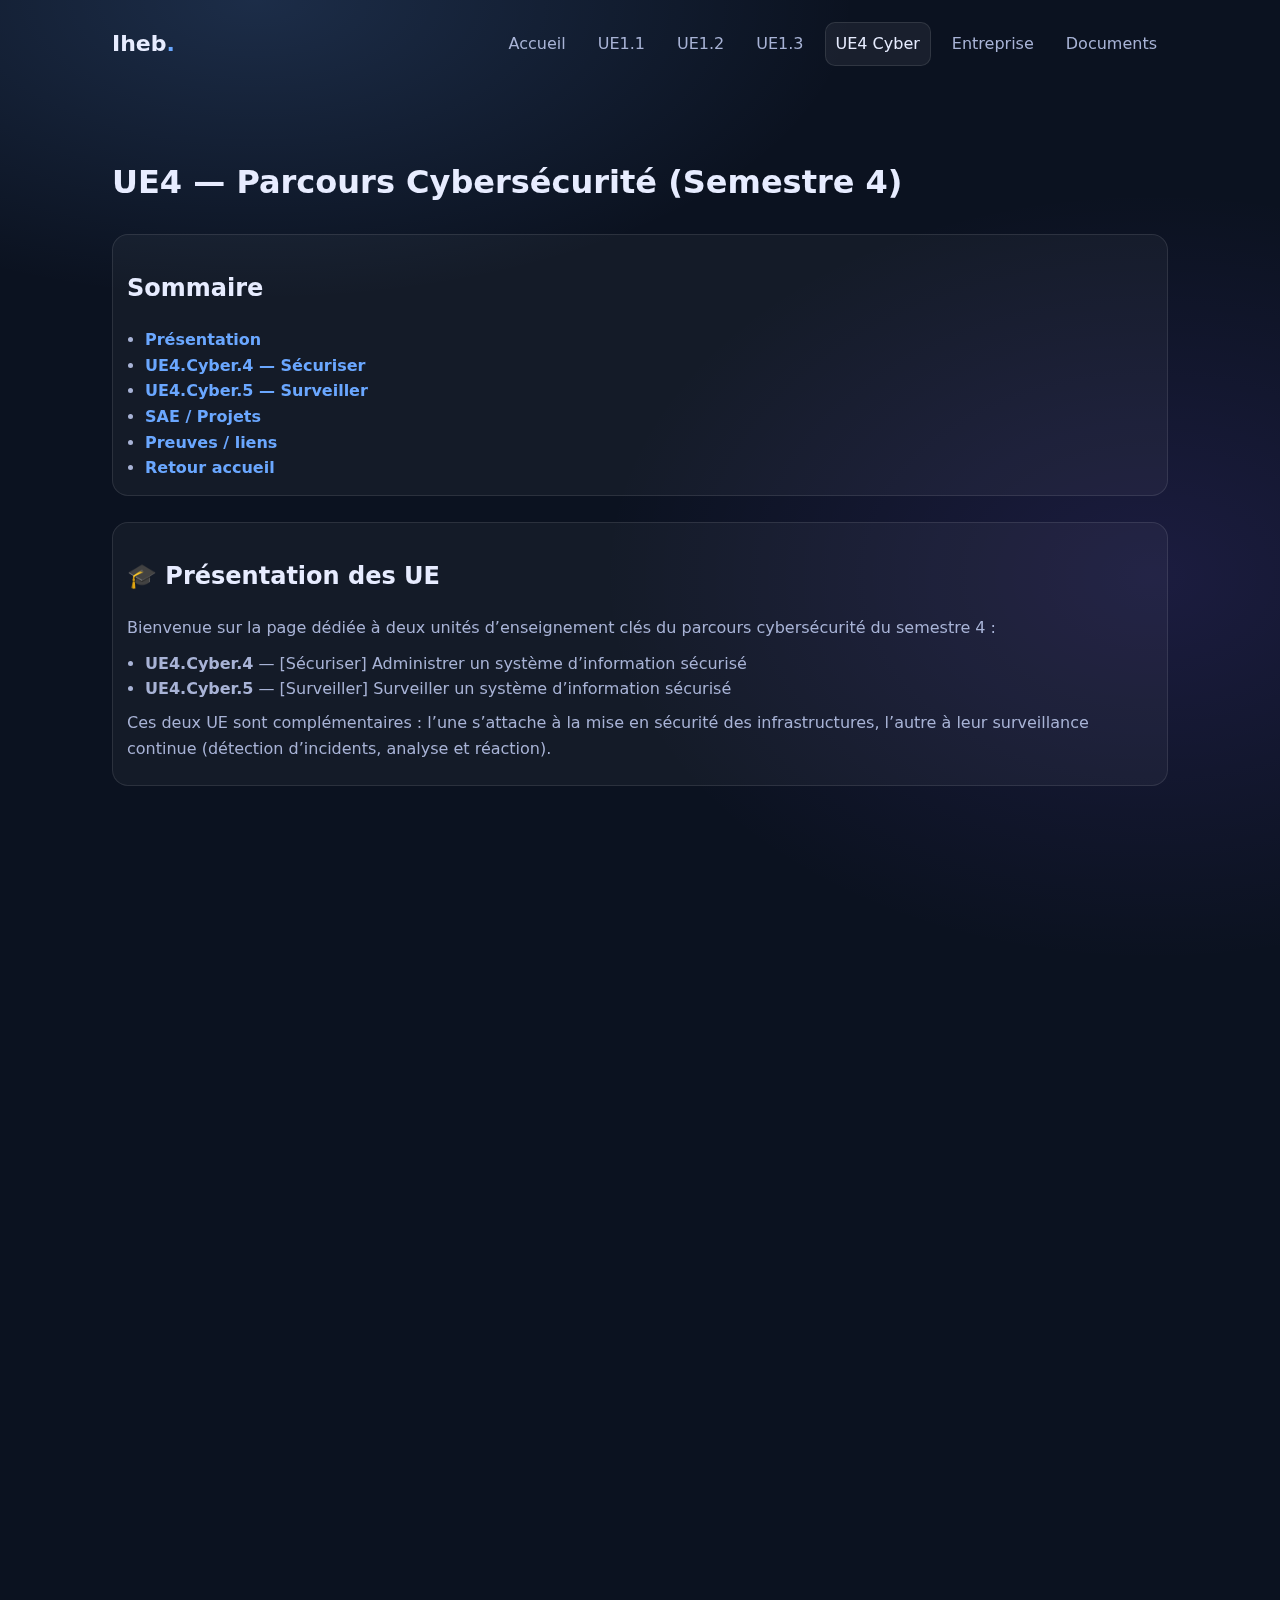
<file: ue4cyber.html>
<!doctype html>
<html lang="fr">
<head>
  <meta charset="utf-8" />
  <meta name="viewport" content="width=device-width,initial-scale=1" />
  <title>UE4 — Parcours Cybersécurité (S4)</title>
  <meta name="description" content="UE4 Cybersécurité : UE4.Cyber.4 Sécuriser et UE4.Cyber.5 Surveiller, AC/CE, SAE3.Cyber.04, SAE3.Cyber.03, SAE5.Cyber.03 et preuves." />
  <link rel="stylesheet" href="assets/css/style.css" />
</head>

<body>
<header class="container header reveal reveal--scale">
  <a class="brand" href="index.html">Iheb<span>.</span></a>
  <nav class="nav" aria-label="Navigation">
    <a href="index.html">Accueil</a>
    <a href="ue11.html">UE1.1</a>
    <a href="ue12.html">UE1.2</a>
    <a href="ue13.html">UE1.3</a>
    <a class="active" href="ue4cyber.html">UE4 Cyber</a>
    <a href="entreprise.html">Entreprise</a>
    <a href="documents.html">Documents</a>
  </nav>
</header>

<main class="container section">
  <h1 class="reveal">UE4 — Parcours Cybersécurité (Semestre 4)</h1>

  <!-- Sommaire -->
  <section class="block section reveal">
    <h2>Sommaire</h2>
    <ul class="list" data-stagger="true">
      <li class="reveal"><a class="link" href="#presentation">Présentation</a></li>
      <li class="reveal"><a class="link" href="#ue4cyber4">UE4.Cyber.4 — Sécuriser</a></li>
      <li class="reveal"><a class="link" href="#ue4cyber5">UE4.Cyber.5 — Surveiller</a></li>
      <li class="reveal"><a class="link" href="#sae">SAE / Projets</a></li>
      <li class="reveal"><a class="link" href="#preuves">Preuves / liens</a></li>
      <li class="reveal"><a class="link" href="index.html">Retour accueil</a></li>
    </ul>
  </section>

  <!-- Présentation -->
  <section class="block section reveal" id="presentation">
    <h2>🎓 Présentation des UE</h2>
    <p class="lead" style="font-size:1rem">
      Bienvenue sur la page dédiée à deux unités d’enseignement clés du parcours cybersécurité du semestre 4 :
    </p>
    <ul class="list" data-stagger="true">
      <li class="reveal"><strong>UE4.Cyber.4</strong> — [Sécuriser] Administrer un système d’information sécurisé</li>
      <li class="reveal"><strong>UE4.Cyber.5</strong> — [Surveiller] Surveiller un système d’information sécurisé</li>
    </ul>
    <p>
      Ces deux UE sont complémentaires : l’une s’attache à la mise en sécurité des infrastructures, l’autre à leur
      surveillance continue (détection d’incidents, analyse et réaction).
    </p>
  </section>

  <!-- UE4.Cyber.4 -->
  <section class="block section reveal" id="ue4cyber4">
    <h2>🔐 UE4.Cyber.4 — [Sécuriser] Administrer un système d’information sécurisé</h2>
    <p>
      L’UE4.Cyber.4 forme les étudiants à l’analyse des risques, à la mise en œuvre de mesures de sécurité, ainsi qu’à la
      conception d’architectures sécurisées pour les systèmes d’information. Elle s’appuie sur des cas concrets de
      configuration et de durcissement (systèmes d’exploitation, serveurs, pare-feu, segmentation réseau) afin de maîtriser
      les bases techniques et stratégiques de la sécurité informatique.
    </p>

    <h3>📚 Apprentissages Critiques</h3>
    <ul class="list" data-stagger="true">
      <li class="reveal">AC24.01Cyber — Connaître et utiliser les bonnes pratiques de cybersécurité</li>
      <li class="reveal">AC24.02Cyber — Mettre en œuvre les outils fondamentaux de sécurisation</li>
      <li class="reveal">AC24.03Cyber — Sécuriser les services</li>
      <li class="reveal">AC24.04Cyber — Choisir les outils cryptographiques adaptés</li>
      <li class="reveal">AC24.05Cyber — Connaître les différents types d’attaque</li>
      <li class="reveal">AC24.06Cyber — Comprendre des documents techniques en anglais</li>
      <li class="reveal">AC34.01Cyber — Participer à une analyse de risque pour définir une politique de sécurité</li>
      <li class="reveal">AC34.02Cyber — Mettre en œuvre des outils avancés de sécurisation</li>
      <li class="reveal">AC34.03Cyber — Sécuriser les systèmes d’exploitation</li>
      <li class="reveal">AC34.04Cyber — Proposer une architecture sécurisée de système d'information</li>
    </ul>

    <h3>🧩 Composantes Essentielles</h3>
    <ul class="list" data-stagger="true">
      <li class="reveal">CE4.01 — Viser un juste compromis entre exigences de sécurité et contraintes d’utilisation</li>
      <li class="reveal">CE4.02 — Respecter les normes et le cadre juridique</li>
      <li class="reveal">CE4.03 — Intégrer les dernières technologies</li>
      <li class="reveal">CE4.04 — Travailler en équipe</li>
      <li class="reveal">CE4.05 — Sensibiliser efficacement les utilisateurs</li>
    </ul>
  </section>

  <!-- UE4.Cyber.5 -->
  <section class="block section reveal" id="ue4cyber5">
    <h2>🛡️ UE4.Cyber.5 — [Surveiller] Surveiller un système d’information sécurisé</h2>
    <p>
      L’UE4.Cyber.5 permet de se former à la surveillance active des systèmes d’information, à la détection des incidents
      et à la réponse aux attaques. Elle repose sur la mise en œuvre d’outils de supervision, de SIEM et d’IDS, avec une
      approche orientée vers la veille sécurité, l’automatisation et la conformité réglementaire.
    </p>

    <h3>📚 Apprentissages Critiques</h3>
    <ul class="list" data-stagger="true">
      <li class="reveal">AC25.01Cyber — Administrer les protections contre les logiciels malveillants</li>
      <li class="reveal">AC25.02Cyber — Prendre en main des outils de test de pénétration</li>
      <li class="reveal">AC35.01Cyber — Surveiller l’activité du système d’information</li>
      <li class="reveal">AC35.02Cyber — Appliquer une méthodologie de tests de pénétration</li>
      <li class="reveal">AC35.03Cyber — Réagir face à un incident de sécurité</li>
      <li class="reveal">AC35.04Cyber — Administrer les outils de surveillance du système d’information</li>
    </ul>

    <h3>🧩 Composantes Essentielles</h3>
    <ul class="list" data-stagger="true">
      <li class="reveal">CE5.01 — Assurer une veille permanente</li>
      <li class="reveal">CE5.02 — Réaliser les mises à jour critiques</li>
      <li class="reveal">CE5.03 — Automatiser des tâches</li>
      <li class="reveal">CE5.04 — S’intégrer dans une équipe</li>
      <li class="reveal">CE5.05 — Surveiller le comportement du réseau</li>
      <li class="reveal">CE5.06 — Veiller au respect des contrats et à la conformité des obligations du SI</li>
    </ul>
  </section>

  <!-- SAE -->
  <section class="section" id="sae">
    <h2 class="reveal">SAE / Projets associés</h2>

    <!-- SAE3.Cyber.04 -->
    <article class="block section reveal" id="sae3cyber04">
      <h3>SAE 3.Cyber.04 — Découvrir le pentesting</h3>
      <p><strong>🎯 Objectif :</strong> initiation aux tests d’intrusion à travers des exercices pratiques, en environnement sécurisé.</p>
      <p><strong>👤 Travail :</strong> individuel.</p>

      <h4>🛠️ Activités réalisées</h4>
      <p>
        Réalisation de challenges sur la plateforme Root-Me (Web, Réseau, Programmation, Forensic, Cryptanalyse) afin de comprendre
        les vulnérabilités et la logique d’exploitation. Utilisation d’outils comme Burp Suite, BeEF et Wireshark dans le cadre
        d’analyses et d’exercices encadrés.
      </p>

      <h4>📦 Livrables</h4>
      <ul class="list" data-stagger="true">
        <li class="reveal">Captures d’écran des challenges réalisés</li>
        <li class="reveal">Rapport décrivant les types de vulnérabilités abordées</li>
        <li class="reveal">Analyses techniques sur certaines failles étudiées</li>
        <li class="reveal">Résultats de tests réalisés avec des outils (Burp Suite / BeEF)</li>
      </ul>

      <h4>📚 Ressources mobilisées</h4>
      <ul class="list" data-stagger="true">
        <li class="reveal">R3.16 — Analyse de vulnérabilités</li>
        <li class="reveal">R3.03 — Services réseaux avancés</li>
        <li class="reveal">R3.04 — Services d’annuaire</li>
        <li class="reveal">R3.15 — Gestion de projet 2</li>
      </ul>

      <h4>🧠 Apprentissages Critiques développés</h4>
      <ul class="list" data-stagger="true">
        <li class="reveal">AC24.01Cyber — Bonnes pratiques cybersécurité</li>
        <li class="reveal">AC24.05Cyber — Identifier les types d’attaque</li>
        <li class="reveal">AC25.01Cyber — Protections contre les malwares</li>
        <li class="reveal">AC25.02Cyber — Outils de test de pénétration</li>
        <li class="reveal">AC35.02Cyber — Méthodologie de test de pénétration</li>
        <li class="reveal">AC35.03Cyber — Réagir face à un incident / exploitation simulée</li>
      </ul>

      <h4>💬 Réflexion personnelle</h4>
      <p>
        Cette SAE m’a permis de mieux comprendre la logique d’un attaquant, tout en renforçant ma capacité à analyser et documenter des
        vulnérabilités. Les challenges Root-Me m’ont aidé à progresser en logique, scripting, et techniques réseau. C’est une SAE
        particulièrement formatrice qui m’a donné envie d’aller plus loin en cybersécurité offensive.
      </p>
    </article>

    <!-- SAE3.Cyber.03 -->
    <article class="block section reveal" id="sae3cyber03">
      <h3>SAE 3.Cyber.03 — Concevoir un réseau informatique sécurisé multi-sites</h3>
      <p><strong>🎯 Objectif :</strong> concevoir et simuler une architecture multi-sites sécurisée pour deux entreprises fictives (UC Exchange et ABC Conseil).</p>
      <p><strong>👥 Travail :</strong> groupe de 3 étudiants.</p>

      <h4>🛠️ Déroulement du projet</h4>

      <h5>🧱 Partie 1 — Administration des LAN</h5>
      <ul class="list" data-stagger="true">
        <li class="reveal">Architecture hiérarchique commutée (Core / Distribution / Access)</li>
        <li class="reveal">VLANs par service et par site</li>
        <li class="reveal">Routage inter-VLAN + NAT (PAT) pour accès Internet</li>
        <li class="reveal">Haute disponibilité via VRRP</li>
        <li class="reveal">Tolérance aux pannes via MSTP</li>
      </ul>

      <h5>⚙️ Partie 2 — Services réseau</h5>
      <ul class="list" data-stagger="true">
        <li class="reveal">DNS (Windows Server) + DNS secondaire</li>
        <li class="reveal">Web et Mail sur Linux (CLI)</li>
        <li class="reveal">Domaines : ucexchange.com / abcconseil.com</li>
        <li class="reveal">Accès sécurisés : filtrage SSH, DNS autorisé sur port 53, DNSSEC…</li>
        <li class="reveal">Bonus : intégration Active Directory (FI)</li>
      </ul>

      <h5>🌐 Partie 3 — Interconnexion (réseau opérateur)</h5>
      <ul class="list" data-stagger="true">
        <li class="reveal">MPLS-VPN via 3 AS simulant un FAI</li>
        <li class="reveal">Routage intra-AS RIP/OSPF, inter-AS BGP/MP-BGP</li>
        <li class="reveal">VRF par client, redistribution VPNv4, RR/ASBR</li>
        <li class="reveal">Redondance fonctionnelle routeurs d’accès</li>
        <li class="reveal">Publication web via NAT statique (UC Exchange)</li>
      </ul>

      <p><strong>✅ Résultats :</strong></p>
      <ul class="list" data-stagger="true">
        <li class="reveal">Connectivité totale entre sites pour chaque entreprise</li>
        <li class="reveal">Services DNS/Mail/Web accessibles et sécurisés</li>
        <li class="reveal">Preuve de haute disponibilité par coupure contrôlée + bascule automatique</li>
        <li class="reveal">Maquette réaliste conforme à un déploiement professionnel</li>
      </ul>

      <h4>📚 Ressources mobilisées</h4>
      <ul class="list" data-stagger="true">
        <li class="reveal">R3.01 — Réseaux de campus</li>
        <li class="reveal">R3.02 — Réseaux opérateurs</li>
        <li class="reveal">R3.03 — Services réseaux avancés</li>
        <li class="reveal">R3.04 — Services d’annuaires</li>
        <li class="reveal">R3.11 — Anglais professionnel</li>
        <li class="reveal">R3.12 — Communication professionnelle</li>
        <li class="reveal">R3.13 — Projet personnel et professionnel</li>
      </ul>

      <h4>🧠 Apprentissages Critiques développés</h4>
      <ul class="list" data-stagger="true">
        <li class="reveal">AC21.01 — Configurer et dépanner le routage dynamique</li>
        <li class="reveal">AC21.04 — Déployer des services réseau avancés</li>
        <li class="reveal">AC24.02Cyber — Outils fondamentaux de sécurisation</li>
        <li class="reveal">AC24.03Cyber — Sécuriser les services (DNS/Web/Mail)</li>
        <li class="reveal">AC24.04Cyber — Outils cryptographiques (DNSSEC)</li>
        <li class="reveal">AC34.04Cyber — Proposer une architecture sécurisée</li>
        <li class="reveal">AC21.06 — Travailler en équipe</li>
      </ul>

      <h4>💬 Réflexion personnelle</h4>
      <p>
        Cette SAE est l’une des plus complètes : elle m’a permis de mettre en pratique la conception réseau multi-sites, les services applicatifs,
        la sécurité, la tolérance aux pannes et la partie “opérateur” (BGP/MPLS). Elle m’a donné une vision réaliste d’un SI réparti sur plusieurs sites.
      </p>
    </article>

    <!-- SAE5.Cyber.03 / CSNA -->
    <article class="block section reveal" id="sae5cyber03">
      <h3>SAE 5.Cyber.03 (FA) — Sécurité et supervision réseau avancées</h3>
      <p><strong>Certification validée :</strong> Stormshield Network Administrator (<strong>CSNA</strong>).</p>

      <h4>🛡️ Présentation de Stormshield</h4>
      <p>
        Stormshield est une entreprise européenne spécialisée en cybersécurité, rattachée au groupe Airbus CyberSecurity.
        La certification CSNA confirme la maîtrise de l’administration des pare-feux nouvelle génération (SNS),
        reposant sur des solutions souveraines et reconnues par l’ANSSI.
      </p>

      <h4>🚀 Savoirs et compétences développés</h4>
      <ul class="list" data-stagger="true">
        <li class="reveal">Définition et application de règles de filtrage réseau avancées</li>
        <li class="reveal">Déploiement et gestion de VPN sécurisés (IPSec et SSL)</li>
        <li class="reveal">Exploitation du système de prévention d’intrusion ASQ</li>
        <li class="reveal">Analyse des journaux et supervision de la sécurité du réseau</li>
      </ul>
    </article>
  </section>

  <!-- Preuves -->
  <section class="block section reveal" id="preuves">
    <h2>Preuves / liens</h2>
    <p>
      Remplace les liens <code>#</code> par tes preuves réelles (rapports PDF, captures Root-Me, machines/projets, certification).
    </p>
    <ul class="list" data-stagger="true">
      <li class="reveal"><strong>SAE 3.Cyber.04 :</strong> <a class="link" href="assets/docs/rootme.png" target="_blank" rel="noopener">Captures Root-Me + rapport</a></li>
      <li class="reveal"><strong>SAE 3.Cyber.03 :</strong> <a class="link" href="https://tattered-apparatus-527.notion.site/SAE-3-03-Concevoir-un-r-seau-informatique-1176da9d6fbf80e29579f612d557ab3e?pvs=143" target="_blank" rel="noopener">Compte rendu + machines du projet</a></li>
      <li class="reveal"><strong>CSNA :</strong> <a class="link" href="assets/docs/certification.png" target="_blank" rel="noopener">Attestation / badge de certification</a></li>
    </ul>
  </section>

  <footer class="footer reveal">
    <small>© <span id="year"></span> Badreddine Iheb</small>
  </footer>
</main>

<script src="assets/js/main.js"></script>
</body>
</html>
</file>
<file: assets/css/style.css>
:root{
  --bg:#0b1220;
  --panel:#121a2b;
  --text:#e7ecff;
  --muted:#a8b3d6;
  --border:rgba(255,255,255,.10);
  --accent:#6aa7ff;
}

*{box-sizing:border-box}
html,body{margin:0;padding:0}
body{
  font-family: system-ui,-apple-system,Segoe UI,Roboto,Ubuntu,"Helvetica Neue",Arial;
  background: radial-gradient(1200px 600px at 20% 0%, rgba(106,167,255,.18), transparent 50%),
              radial-gradient(1000px 700px at 90% 10%, rgba(128,90,255,.14), transparent 55%),
              var(--bg);
  color:var(--text);
  line-height:1.6;
}

.container{max-width:1100px;margin:0 auto;padding:22px}
.header{display:flex;align-items:center;justify-content:space-between;gap:16px;flex-wrap:wrap}
.brand{color:var(--text);text-decoration:none;font-weight:800;font-size:22px}
.brand span{color:var(--accent)}
.nav{display:flex;gap:10px;align-items:center;flex-wrap:wrap}
.nav a{color:var(--muted);text-decoration:none;padding:8px 10px;border-radius:10px;border:1px solid transparent}
.nav a.active{color:var(--text);background:rgba(255,255,255,.06);border-color:var(--border)}
.btn{
  display:inline-block;
  background:var(--accent);
  color:#061022;
  text-decoration:none;
  padding:10px 14px;
  border-radius:12px;
  font-weight:700;
}
.btn.ghost{
  background:transparent;
  color:var(--text);
  border:1px solid var(--border);
}

.hero{
  display:grid;
  grid-template-columns: 1.4fr .9fr;
  gap:18px;
  margin-top:12px;
}
.lead{color:var(--muted);font-size:1.05rem}
.hero-actions{display:flex;gap:10px;flex-wrap:wrap;margin:14px 0}
.card{
  background:rgba(255,255,255,.04);
  border:1px solid var(--border);
  border-radius:16px;
  padding:16px;
}
.section{margin-top:26px}
.grid{
  display:grid;
  grid-template-columns: repeat(3, 1fr);
  gap:14px;
}
.block{
  background:rgba(255,255,255,.04);
  border:1px solid var(--border);
  border-radius:16px;
  padding:14px;
}
.block p{color:var(--muted);margin:8px 0 10px}
.link{color:var(--accent);text-decoration:none;font-weight:700}
.footer{margin-top:28px;color:var(--muted)}
.list{margin:10px 0 0;padding-left:18px;color:var(--muted)}
.badge{
  display:inline-block;
  padding:6px 10px;
  border-radius:999px;
  border:1px solid var(--border);
  color:var(--muted);
  background:rgba(255,255,255,.05);
  font-size:.92rem;
  margin:4px 6px 0 0;
}

@media (max-width:900px){
  .hero{grid-template-columns:1fr}
  .grid{grid-template-columns:1fr}
}
.lang{
  padding:8px 10px;
  border-radius:10px;
  border:1px solid var(--border);
  background:rgba(255,255,255,.04);
  color:var(--text);
  cursor:pointer;
  font-weight:700;
}
.lang:hover{background:rgba(255,255,255,.08)}
/* =========================
   Animations (reveal/hover)
   ========================= */

/* Reveal base */
.reveal{
  opacity: 0;
  transform: translateY(14px);
  transition: opacity .55s ease, transform .55s ease;
  will-change: opacity, transform;
}
.reveal.is-visible{
  opacity: 1;
  transform: translateY(0);
}

/* Variantes optionnelles */
.reveal--left{ transform: translateX(-14px); }
.reveal--right{ transform: translateX(14px); }
.reveal--scale{ transform: scale(.98); }
.reveal--left.is-visible,
.reveal--right.is-visible,
.reveal--scale.is-visible{
  transform: none;
}

/* Stagger (effet “1 par 1”) via variable CSS */
.reveal{
  transition-delay: var(--d, 0ms);
}

/* Hover micro-interactions */
.block, .card{
  transition: transform .18s ease, border-color .18s ease, background .18s ease;
}
.block:hover, .card:hover{
  transform: translateY(-2px);
  border-color: rgba(106,167,255,.35);
  background: rgba(255,255,255,.055);
}

.btn{
  transition: transform .15s ease, filter .15s ease;
}
.btn:hover{
  transform: translateY(-1px);
  filter: brightness(1.03);
}
.btn:active{ transform: translateY(0); }

/* Nav link hover */
.nav a{
  transition: background .15s ease, border-color .15s ease, color .15s ease;
}
.nav a:hover{
  background: rgba(255,255,255,.05);
  border-color: rgba(255,255,255,.14);
  color: var(--text);
}

/* Accessibilité */
@media (prefers-reduced-motion: reduce){
  .reveal{
    transition: none !important;
    transform: none !important;
    opacity: 1 !important;
  }
  .block, .card, .btn, .nav a{
    transition: none !important;
  }
}
</file>
